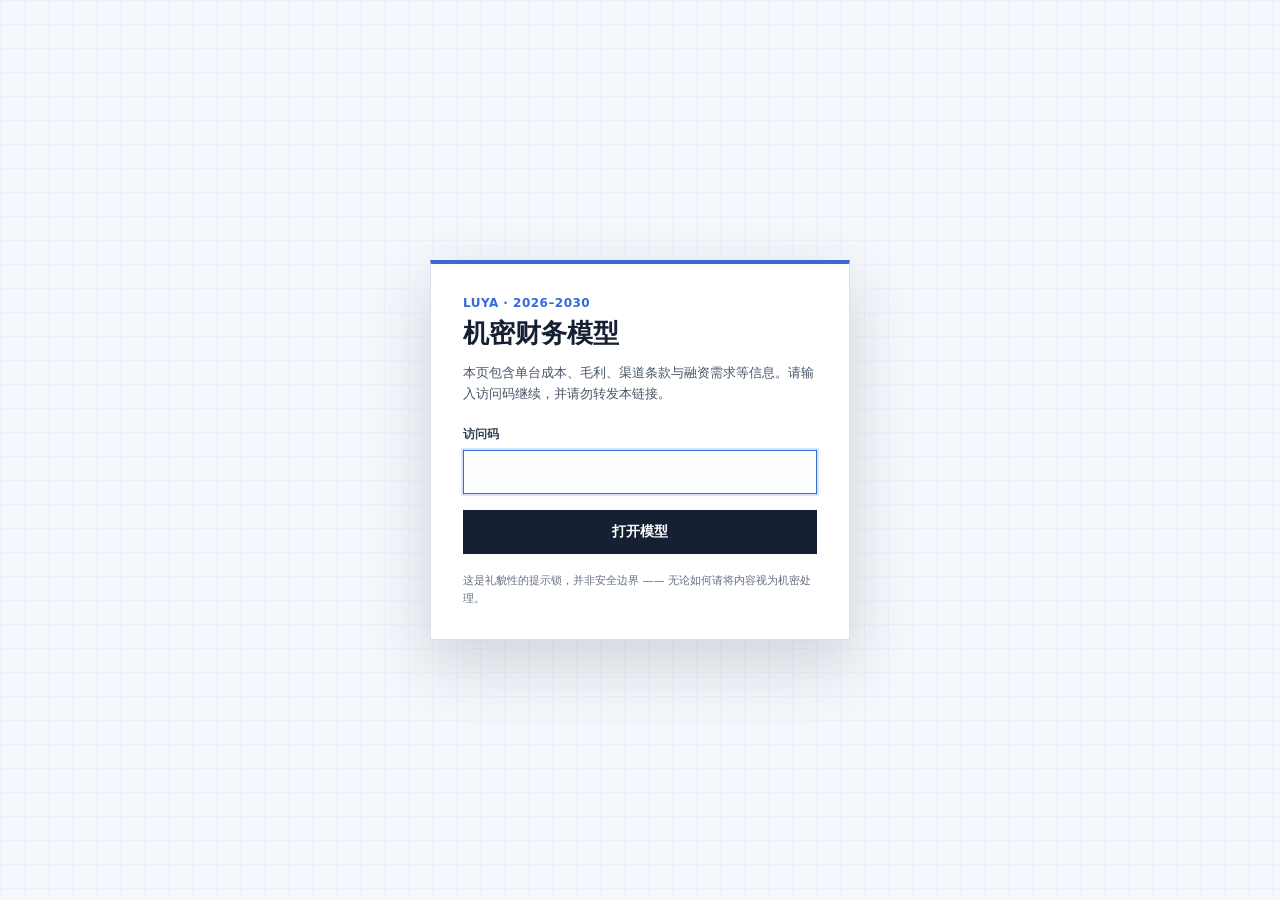
<file: index.html>
<!doctype html>
<html lang="zh-CN">
  <head>
    <meta charset="utf-8" />
    <meta name="viewport" content="width=device-width, initial-scale=1" />
    <meta name="description" content="LUYA internal operating model, 2026-2030. / LUYA 内部经营模型，用于校准工作节奏。" />
    <title>LUYA 5-Year Growth Model / 五年增长模型</title>
    <meta name="robots" content="noindex, nofollow" />
    <link rel="stylesheet" href="styles.css?v=v6-internal" />
  </head>
  <body data-lang="zh" data-locked>
    <!-- Soft gate only. The page source is public, so this keeps a forwarded
         link from opening on the first click — it is not access control. -->
    <div class="gate" id="gate">
      <form class="gate-card" id="gateForm" autocomplete="off">
        <p class="gate-eyebrow">LUYA · 2026–2030</p>
        <h1 class="gate-title"><span class="t" data-en="Confidential financial model" data-zh="机密财务模型"></span></h1>
        <p class="gate-body t" data-en="This page contains unit costs, margins, channel terms and funding requirements. Enter the access code to continue, and please do not forward the link." data-zh="本页包含单台成本、毛利、渠道条款与融资需求等信息。请输入访问码继续，并请勿转发本链接。"></p>
        <label class="gate-field">
          <span class="t" data-en="Access code" data-zh="访问码"></span>
          <input id="gateInput" type="password" inputmode="text" autocapitalize="characters" spellcheck="false" data-aria-en="Access code" data-aria-zh="访问码" />
        </label>
        <p class="gate-error" id="gateError" hidden></p>
        <button type="submit" class="gate-submit"><span class="t" data-en="Open model" data-zh="打开模型"></span></button>
        <p class="gate-note t" data-en="A courtesy lock, not a security boundary — treat the contents as confidential regardless." data-zh="这是礼貌性的提示锁，并非安全边界 —— 无论如何请将内容视为机密处理。"></p>
      </form>
    </div>

    <main class="app-shell">
      <header class="topbar">
        <div class="topbar-lead">
          <p class="eyebrow"><span class="t" data-en="LUYA Internal Operating Model" data-zh="LUYA 内部经营模型"></span> · 2026–2030</p>
          <h1><span class="t" data-en="5-Year Growth Model" data-zh="五年增长模型"></span></h1>
          <p class="subtitle t" data-en="Internal reference for setting our own pace: what has to be true each year, what it costs, and when cash gets tight." data-zh="内部参考，用于校准我们自己的工作节奏：每一年需要做到什么、要花多少钱、现金什么时候会紧。"></p>
          <p class="hint-line"><span class="hint-mark">i</span><span class="t" data-en="Hover or tap any metric marked with a dotted underline to see what it means, how it is calculated and where the number comes from." data-zh="把鼠标移到任何带虚线下划线的指标上，即可看到它的含义、计算口径与数字来源。点击可固定弹窗。"></span></p>
        </div>
        <div class="topbar-controls">
          <div class="segmented lang-control" role="group" data-aria-en="Language" data-aria-zh="语言">
            <button type="button" data-lang-set="zh">中文</button>
            <button type="button" data-lang-set="en">EN</button>
            <button type="button" data-lang-set="both">中 / EN</button>
          </div>
          <div class="segmented scenario-control" role="group" data-aria-en="Forecast scenario" data-aria-zh="预测情景">
            <button type="button" data-scenario="bear"><span class="t" data-en="Bear" data-zh="保守"></span></button>
            <button type="button" data-scenario="base"><span class="t" data-en="Base" data-zh="基准"></span></button>
            <button type="button" data-scenario="bull"><span class="t" data-en="Bull" data-zh="乐观"></span></button>
          </div>
          <div class="action-row">
            <a class="ghost-button page-link" href="unit-economics/"><span class="t" data-en="X1 unit economics" data-zh="X1 单位经济模型"></span></a>
            <button type="button" class="ghost-button" id="shareButton"><span class="t" data-en="Copy link" data-zh="复制链接"></span></button>
            <button type="button" class="ghost-button" id="exportButton"><span class="t" data-en="Export CSV" data-zh="导出 CSV"></span></button>
            <button type="button" class="ghost-button" id="printButton"><span class="t" data-en="Print / PDF" data-zh="打印 / PDF"></span></button>
          </div>
        </div>
      </header>

      <section class="kpi-grid" aria-label="Executive summary">
        <article class="kpi kpi-validation" data-def="kpi.validation" tabindex="0">
          <span class="t" data-en="2026 · Validation year" data-zh="2026 · 验证年"></span>
          <strong id="kpiValidation">—</strong>
          <small id="kpiValidationNote">—</small>
        </article>
        <article class="kpi kpi-blue" data-def="kpi.rev2027" tabindex="0">
          <span class="t" data-en="2027 revenue" data-zh="2027 营收"></span>
          <strong id="kpi2027Revenue">$0</strong>
          <small id="kpi2027Units">—</small>
        </article>
        <article class="kpi kpi-green" data-def="kpi.rev2030" tabindex="0">
          <span class="t" data-en="2030 revenue" data-zh="2030 营收"></span>
          <strong id="kpi2030Revenue">$0</strong>
          <small id="kpi2030Recurring">—</small>
        </article>
        <article class="kpi kpi-amber" data-def="kpi.trough" tabindex="0">
          <span class="t" data-en="Lowest cash point" data-zh="现金最低点"></span>
          <strong id="kpiTrough">$0</strong>
          <small id="kpiTroughYear">—</small>
        </article>
        <article class="kpi kpi-violet" data-def="kpi.funding" tabindex="0">
          <span class="t" data-en="Peak external funding need" data-zh="最大外部融资需求"></span>
          <strong id="kpiFunding">$0</strong>
          <small id="kpiFundingNote">—</small>
        </article>
        <article class="kpi kpi-coral" data-def="kpi.ltvcac" tabindex="0">
          <span class="t" data-en="Blended LTV / CAC" data-zh="加权 LTV / CAC"></span>
          <strong id="kpiLtvCac">0×</strong>
          <small id="kpiPayback">—</small>
        </article>
      </section>

      <section class="model-layout">
        <aside class="assumptions" aria-label="Model assumptions">
          <div class="panel-title">
            <div>
              <p class="section-kicker t" data-en="Model inputs" data-zh="模型输入"></p>
              <h2 class="t" data-en="Assumptions" data-zh="核心假设"></h2>
            </div>
            <button type="button" class="reset-button" id="resetButton"><span class="t" data-en="Reset" data-zh="重置"></span></button>
          </div>
          <p class="save-note t" data-en="Changes save to this browser automatically. Use “Copy link” to share a scenario." data-zh="修改会自动保存在本浏览器。用「复制链接」把当前情景发给别人。"></p>

          <details open>
            <summary class="t" data-en="Core &amp; cash" data-zh="核心与现金"></summary>
            <label class="field"><span class="t" data-en="TAM households" data-zh="目标家庭数"></span><input id="tam" type="number" min="1000000" step="1000000" /></label>
            <label class="field"><span class="t" data-en="Initial free cash ($)" data-zh="初始自由资金 ($)"></span><input id="startingCash" type="number" min="0" step="100000" /></label>
          </details>

          <details open>
            <summary class="t" data-en="Founder 100 programme" data-zh="Founder 100 计划"></summary>
            <label class="field"><span class="t" data-en="Pre-tooling unit cost (RMB)" data-zh="开模前单台硬件成本 (RMB)"></span><input id="preToolingUnitCostRmb" type="number" min="0" step="1000" /></label>
            <label class="field"><span class="t" data-en="Validation units" data-zh="验证台数"></span><input id="validationUnits" type="number" min="0" step="5" /></label>
            <label class="field"><span class="t" data-en="Logistics etc. (RMB)" data-zh="物流等投入 (RMB)"></span><input id="validationLogisticsRmb" type="number" min="0" step="50000" /></label>
            <label class="field"><span class="t" data-en="Other validation spend (RMB)" data-zh="其他验证投入 (RMB)"></span><input id="validationOtherRmb" type="number" min="0" step="50000" /></label>
            <label class="field"><span class="t" data-en="Units gifted to KOLs" data-zh="赠送 KOL 台数"></span><input id="kolUnits" type="number" min="0" step="5" /></label>
            <label class="field"><span class="t" data-en="KOL promotion fee per unit (RMB)" data-zh="KOL 每台投放费用 (RMB)"></span><input id="kolPromoPerUnitRmb" type="number" min="0" step="1000" /></label>
            <label class="field"><span class="t" data-en="Units sold at list price" data-zh="原价销售台数"></span><input id="paidUnits" type="number" min="0" step="5" /></label>
            <div class="calculated-box"><span class="t" data-en="Founder units · programme spend" data-zh="Founder 台数 · 计划投入"></span><strong id="founderPreview">—</strong></div>
            <div class="calculated-box warn-box"><span class="t" data-en="2026 margin on units sold" data-zh="2026 销售台数毛利"></span><strong id="founderMarginPreview">—</strong></div>
            <p class="input-note t" data-en="Tooling lands after the Founder 100, so every 2026 unit is built in small batches at the cost above — not the mass-production BOM. Validation and KOL hardware are both derived as units × that cost; the KOL fee above is the promotion spend on top of the device." data-zh="开模在 Founder 100 之后，因此 2026 年每台都按上方的小批量成本计，而非量产 BOM。验证台与 KOL 台的硬件成本均按「台数 × 该成本」自动推导；上方 KOL 费用仅为设备之外的投放支出。"></p>
          </details>

          <details open>
            <summary class="t" data-en="Product economics" data-zh="产品经济模型"></summary>
            <div class="mini-grid headings">
              <span class="t" data-en="Product" data-zh="产品"></span>
              <span class="t" data-en="ASP" data-zh="售价"></span>
              <span class="t" data-en="COGS" data-zh="成本"></span>
              <span class="t" data-en="CAC" data-zh="获客"></span>
            </div>
            <div class="mini-grid"><strong>X1 Space</strong>
              <input id="spaceAsp" data-aria-en="X1 Space ASP" data-aria-zh="X1 Space 售价" type="number" min="0" step="10" />
              <input id="spaceCogs" data-aria-en="X1 Space COGS" data-aria-zh="X1 Space 成本" type="number" min="0" step="10" />
              <input id="spaceCac" data-aria-en="X1 Space CAC" data-aria-zh="X1 Space 获客成本" type="number" min="0" step="5" /></div>
            <div class="mini-grid"><strong>X1 Lab</strong>
              <input id="labAsp" data-aria-en="X1 Lab ASP" data-aria-zh="X1 Lab 售价" type="number" min="0" step="10" />
              <input id="labCogs" data-aria-en="X1 Lab COGS" data-aria-zh="X1 Lab 成本" type="number" min="0" step="10" />
              <input id="labCac" data-aria-en="X1 Lab CAC" data-aria-zh="X1 Lab 获客成本" type="number" min="0" step="5" /></div>
            <div class="mini-grid"><strong>Luya Y</strong>
              <input id="yAsp" data-aria-en="Luya Y ASP" data-aria-zh="Luya Y 售价" type="number" min="0" step="100" />
              <input id="yCogs" data-aria-en="Luya Y COGS" data-aria-zh="Luya Y 成本" type="number" min="0" step="100" />
              <input id="yCac" data-aria-en="Luya Y CAC" data-aria-zh="Luya Y 获客成本" type="number" min="0" step="50" /></div>
            <p class="input-note t" data-en="CAC is blended across every unit shipped, including organic and referral, and is held flat across all five years." data-zh="CAC 按全部出货量混合计算（含自然流量与推荐），五年保持不变。"></p>
            <label class="field"><span class="t" data-en="X1 Lab net price (% of ASP)" data-zh="X1 Lab 净价系数 (% 售价)"></span><input id="labNet" type="number" min="0" max="100" step="1" /></label>
            <label class="field"><span class="t" data-en="Luya Y net price (% of ASP)" data-zh="Luya Y 净价系数 (% 售价)"></span><input id="yNet" type="number" min="0" max="100" step="1" /></label>
            <label class="field"><span class="t" data-en="X1 Space extra net-price factor (%)" data-zh="X1 Space 附加净价系数 (%)"></span><input id="spaceNet" type="number" min="0" max="100" step="1" /></label>
            <div class="calculated-box"><span class="t" data-en="2030 blended Space net price" data-zh="2030 Space 加权净价"></span><strong id="spaceNetPreview">—</strong></div>
          </details>

          <details open>
            <summary class="t" data-en="Consumables plans" data-zh="耗材订阅"></summary>
            <div class="plan-inputs">
              <div><strong class="t" data-en="Standard" data-zh="标准"></strong><small class="t" data-en="8 trays / month" data-zh="每月 8 盘"></small></div>
              <label><span class="t" data-en="Price" data-zh="价格"></span><input id="standardPrice" type="number" min="0" step="1" /></label>
              <label><span class="t" data-en="COGS" data-zh="成本"></span><input id="standardCogs" type="number" min="0" step="1" /></label>
              <div><strong class="t" data-en="Power" data-zh="家庭"></strong><small class="t" data-en="16 trays / month" data-zh="每月 16 盘"></small></div>
              <label><span class="t" data-en="Price" data-zh="价格"></span><input id="powerPrice" type="number" min="0" step="1" /></label>
              <label><span class="t" data-en="COGS" data-zh="成本"></span><input id="powerCogs" type="number" min="0" step="1" /></label>
            </div>
          </details>

          <details>
            <summary class="t" data-en="Space subscription" data-zh="Space 订阅"></summary>
            <label class="field"><span class="t" data-en="Attach rate (%)" data-zh="订阅加入率 (%)"></span><input id="spaceAttach" type="number" min="0" max="100" step="1" /></label>
            <label class="field"><span class="t" data-en="Standard mix (%)" data-zh="标准套餐占比 (%)"></span><input id="spaceStandardMix" type="number" min="0" max="100" step="1" /></label>
            <div class="retention-grid headings"><span>3M</span><span>6M</span><span>12M</span></div>
            <div class="retention-grid">
              <input id="spaceRet3" data-aria-en="Space 3-month retention" data-aria-zh="Space 3个月留存" type="number" min="0" max="100" />
              <input id="spaceRet6" data-aria-en="Space 6-month retention" data-aria-zh="Space 6个月留存" type="number" min="0" max="100" />
              <input id="spaceRet12" data-aria-en="Space 12-month retention" data-aria-zh="Space 12个月留存" type="number" min="0" max="100" /></div>
          </details>

          <details>
            <summary class="t" data-en="Lab subscription" data-zh="Lab 订阅"></summary>
            <label class="field"><span class="t" data-en="Attach rate (%)" data-zh="订阅加入率 (%)"></span><input id="labAttach" type="number" min="0" max="100" step="1" /></label>
            <label class="field"><span class="t" data-en="Standard mix (%)" data-zh="标准套餐占比 (%)"></span><input id="labStandardMix" type="number" min="0" max="100" step="1" /></label>
            <div class="retention-grid headings"><span>3M</span><span>6M</span><span>12M</span></div>
            <div class="retention-grid">
              <input id="labRet3" data-aria-en="Lab 3-month retention" data-aria-zh="Lab 3个月留存" type="number" min="0" max="100" />
              <input id="labRet6" data-aria-en="Lab 6-month retention" data-aria-zh="Lab 6个月留存" type="number" min="0" max="100" />
              <input id="labRet12" data-aria-en="Lab 12-month retention" data-aria-zh="Lab 12个月留存" type="number" min="0" max="100" /></div>
          </details>

          <details>
            <summary class="t" data-en="China team &amp; opex" data-zh="中国团队与费用"></summary>
            <label class="field"><span class="t" data-en="China headcount" data-zh="中国团队人数"></span><input id="teamHeadcount" type="number" min="0" step="1" /></label>
            <label class="field"><span class="t" data-en="Average salary (RMB / mo)" data-zh="平均月薪 (RMB)"></span><input id="monthlySalaryRmb" type="number" min="0" step="1000" /></label>
            <label class="field"><span class="t" data-en="Office rent (RMB / mo)" data-zh="月租金 (RMB)"></span><input id="monthlyRentRmb" type="number" min="0" step="1000" /></label>
            <label class="field"><span class="t" data-en="Monthly spend cap (RMB)" data-zh="月支出上限 (RMB)"></span><input id="monthlySpendCapRmb" type="number" min="0" step="10000" /></label>
            <label class="field"><span class="t" data-en="RMB per USD" data-zh="人民币兑美元"></span><input id="usdCny" type="number" min="1" step="0.1" /></label>
            <label class="field"><span class="t" data-en="Team cost growth (%)" data-zh="团队成本增速 (%)"></span><input id="teamGrowth" type="number" min="0" max="100" step="1" /></label>
            <label class="field"><span class="t" data-en="R&amp;D (% revenue)" data-zh="研发费用 (% 营收)"></span><input id="rdPct" type="number" min="0" max="50" step="1" /></label>
            <label class="field"><span class="t" data-en="G&amp;A (% revenue)" data-zh="管理费用 (% 营收)"></span><input id="gaPct" type="number" min="0" max="50" step="1" /></label>
            <label class="field"><span class="t" data-en="Support cost / active sub ($)" data-zh="活跃订阅用户支持成本 ($)"></span><input id="supportCost" type="number" min="0" step="1" /></label>
            <div class="calculated-box"><span class="t" data-en="2026 annual team cost" data-zh="2026 年化团队成本"></span><strong id="teamCostPreview">$0</strong></div>
          </details>

          <details open>
            <summary class="t" data-en="Working capital, tax &amp; capex" data-zh="营运资金、税与资本开支"></summary>
            <label class="field"><span class="t" data-en="Inventory days" data-zh="库存周转天数"></span><input id="inventoryDays" type="number" min="0" step="5" /></label>
            <label class="field"><span class="t" data-en="Receivable days (DSO)" data-zh="应收账期 DSO (天)"></span><input id="dso" type="number" min="0" step="5" /></label>
            <label class="field"><span class="t" data-en="Payable days (DPO)" data-zh="应付账期 DPO (天)"></span><input id="dpo" type="number" min="0" step="5" /></label>
            <label class="field"><span class="t" data-en="Warranty &amp; returns (% hardware revenue)" data-zh="退货与保修 (% 硬件收入)"></span><input id="warrantyPct" type="number" min="0" max="20" step="0.5" /></label>
            <label class="field"><span class="t" data-en="Corporate tax rate (%)" data-zh="企业所得税率 (%)"></span><input id="taxRate" type="number" min="0" max="50" step="1" /></label>
            <p class="input-note t" data-en="Inventory is built against next year’s COGS, so a launch year funds the ramp before it sells it." data-zh="库存按下一年度 COGS 备货，因此放量前一年就要垫付这笔现金。"></p>
          </details>

          <details open>
            <summary class="t" data-en="Tooling &amp; capex by year" data-zh="逐年模具与资本开支"></summary>
            <label class="field"><span>2026 <span class="t" data-en="tooling (RMB)" data-zh="模具 (RMB)"></span></span><input id="capex2026" type="number" min="0" step="100000" /></label>
            <label class="field"><span>2027 <span class="t" data-en="tooling (RMB)" data-zh="模具 (RMB)"></span></span><input id="capex2027" type="number" min="0" step="100000" /></label>
            <label class="field"><span>2028 <span class="t" data-en="tooling (RMB)" data-zh="模具 (RMB)"></span></span><input id="capex2028" type="number" min="0" step="100000" /></label>
            <label class="field"><span>2029 <span class="t" data-en="tooling (RMB)" data-zh="模具 (RMB)"></span></span><input id="capex2029" type="number" min="0" step="100000" /></label>
            <label class="field"><span>2030 <span class="t" data-en="tooling (RMB)" data-zh="模具 (RMB)"></span></span><input id="capex2030" type="number" min="0" step="100000" /></label>
            <div class="calculated-box"><span class="t" data-en="5-year capex total" data-zh="五年资本开支合计"></span><strong id="capexPreview">—</strong></div>
            <p class="input-note t" data-en="Tooling is a step cost — one spend per mould, in the year it is cut. Entered per year rather than as a percentage of revenue. 2026 tools X1 Space, 2027 tools X1 Lab." data-zh="模具是阶梯式支出——一套模开一次，在开模当年一次性付清，因此按年填写而非按营收比例推算。2026 年为 X1 Space 开模，2027 年为 X1 Lab 开模。"></p>
          </details>
        </aside>

        <div class="dashboard">
          <section class="module validation-module" id="validation">
            <div class="module-heading">
              <div>
                <p class="section-kicker t" data-en="2026 · Validate" data-zh="2026 · 验证"></p>
                <h2 class="t" data-en="Validation &amp; pre-commercialization" data-zh="验证与商业化准备"></h2>
              </div>
              <span class="management-tag t" data-en="Management targets · Founder 100" data-zh="管理层目标 · Founder 100"></span>
            </div>
            <div class="validation-grid">
              <article data-def="val.reliability" tabindex="0"><span class="t" data-en="Product reliability" data-zh="产品可靠性"></span><strong>&gt;95%</strong></article>
              <article data-def="val.nps" tabindex="0"><span class="t" data-en="NPS" data-zh="净推荐值"></span><strong>&gt;50</strong></article>
              <article data-def="val.active" tabindex="0"><span class="t" data-en="Device active rate" data-zh="设备活跃率"></span><strong>&gt;70%</strong></article>
              <article data-def="val.ret3" tabindex="0"><span class="t" data-en="3-month retention" data-zh="3 个月留存率"></span><strong>&gt;85%</strong></article>
              <article data-def="val.trays" tabindex="0"><span class="t" data-en="Tray consumption" data-zh="托盘消耗量"></span><strong>8+ / mo</strong></article>
              <article data-def="val.attach" tabindex="0"><span class="t" data-en="Subscription attach" data-zh="订阅加入率"></span><strong>&gt;55%</strong></article>
              <article data-def="val.ugc" tabindex="0"><span class="t" data-en="UGC completion" data-zh="内容产出率"></span><strong>&gt;40%</strong></article>
              <article data-def="val.failure" tabindex="0"><span class="t" data-en="Failure rate" data-zh="故障率"></span><strong>&lt;5%</strong></article>
            </div>
            <p class="module-note" id="validationNote"></p>
          </section>

          <section class="module" id="executiveForecast">
            <div class="module-heading">
              <div>
                <p class="section-kicker t" data-en="1 · Executive forecast" data-zh="1 · 核心预测"></p>
                <h2 class="t" data-en="Revenue, units &amp; recurring mix" data-zh="营收、销量与持续收入"></h2>
              </div>
              <span id="breakEvenBadge" class="status-badge">—</span>
            </div>

            <figure class="chart-figure">
              <figcaption>
                <h3 class="t" data-en="Revenue build by source" data-zh="营收构成（按来源）"></h3>
                <div class="legend" id="legendRevenue"></div>
              </figcaption>
              <div class="chart-canvas" id="chartRevenue"></div>
            </figure>

            <div class="table-scroll">
              <table class="forecast-table">
                <thead><tr>
                  <th class="t" data-en="Year" data-zh="年份"></th>
                  <th class="t" data-def="exec.stage" data-en="Stage" data-zh="阶段"></th>
                  <th class="t" data-def="exec.units" data-en="Units" data-zh="销量"></th>
                  <th class="t" data-def="exec.hardware" data-en="Hardware (net)" data-zh="硬件（净价）"></th>
                  <th class="t" data-def="exec.consumables" data-en="Consumables" data-zh="耗材"></th>
                  <th class="t" data-def="exec.revenue" data-en="Total revenue" data-zh="总营收"></th>
                  <th class="t" data-def="exec.gp" data-en="Gross profit" data-zh="毛利"></th>
                  <th class="t" data-def="exec.gm" data-en="GM %" data-zh="毛利率"></th>
                  <th class="t" data-def="exec.ebitda" data-en="EBITDA" data-zh="经营利润"></th>
                  <th class="t" data-def="exec.recurring" data-en="Recurring" data-zh="持续收入"></th>
                </tr></thead>
                <tbody id="executiveRows"></tbody>
              </table>
            </div>
          </section>

          <section class="module sensitivity-module" id="sensitivity">
            <div class="module-heading">
              <div>
                <p class="section-kicker t" data-en="2 · What actually moves the numbers" data-zh="2 · 什么才真正影响结果"></p>
                <h2 class="t" data-en="Drag a lever, watch the model react" data-zh="拖动滑块，实时观察模型变化"></h2>
              </div>
              <button type="button" class="ghost-button" id="resetDrivers"><span class="t" data-en="Reset sliders" data-zh="重置滑块"></span></button>
            </div>

            <div class="impact-row" id="impactRow"></div>

            <div class="sensitivity-layout">
              <div class="slider-panel" id="sliderPanel"></div>
              <figure class="chart-figure">
                <figcaption>
                  <h3 class="t" data-en="Sensitivity ranking" data-zh="敏感性排序"></h3>
                  <div class="segmented tornado-toggle" role="group">
                    <button type="button" data-tornado="ebitda"><span class="t" data-en="2030 EBITDA" data-zh="2030 经营利润"></span></button>
                    <button type="button" data-tornado="funding"><span class="t" data-en="Funding need" data-zh="融资需求"></span></button>
                  </div>
                </figcaption>
                <div class="chart-canvas" id="chartTornado"></div>
                <p class="module-note" id="tornadoNote"></p>
              </figure>
            </div>
          </section>

          <section class="module" id="cashModule">
            <div class="module-heading">
              <div>
                <p class="section-kicker t" data-en="2 · Cash bridge" data-zh="2 · 现金流"></p>
                <h2 class="t" data-en="Working capital, tax, capex &amp; funding need" data-zh="营运资金、税、资本开支与融资需求"></h2>
              </div>
              <span id="cashBadge" class="status-badge">—</span>
            </div>

            <figure class="chart-figure">
              <figcaption>
                <h3 class="t" data-en="Free cash flow and ending cash" data-zh="自由现金流与年末现金"></h3>
                <div class="legend" id="legendCash"></div>
              </figcaption>
              <div class="chart-canvas" id="chartCash"></div>
            </figure>

            <div class="table-scroll">
              <table>
                <thead><tr>
                  <th class="t" data-en="Year" data-zh="年份"></th>
                  <th class="t" data-def="exec.ebitda" data-en="EBITDA" data-zh="经营利润"></th>
                  <th class="t" data-def="cash.tax" data-en="Tax" data-zh="所得税"></th>
                  <th class="t" data-def="cash.inventory" data-en="Inventory" data-zh="存货"></th>
                  <th class="t" data-def="cash.receivables" data-en="Receivables" data-zh="应收"></th>
                  <th class="t" data-def="cash.payables" data-en="Payables" data-zh="应付"></th>
                  <th class="t" data-def="cash.dnwc" data-en="Δ working capital" data-zh="营运资金变动"></th>
                  <th class="t" data-def="cash.capex" data-en="Capex" data-zh="资本开支"></th>
                  <th class="t" data-def="cash.fcf" data-en="Free cash flow" data-zh="自由现金流"></th>
                  <th class="t" data-def="cash.ending" data-en="Ending cash" data-zh="年末现金"></th>
                </tr></thead>
                <tbody id="cashRows"></tbody>
              </table>
            </div>
            <p class="module-note t" data-en="Working capital is the difference between a model that looks profitable and one that survives. Inventory is funded against next year’s cost of goods, receivables lag the marketplace and retail channels, and payables give some of it back." data-zh="营运资金是「看起来赚钱」和「活得下去」之间的差别。存货按下一年度销货成本垫付，应收受电商与零售账期拖累，应付则拿回一部分。"></p>
          </section>

          <section class="module" id="waterfallModule">
            <div class="module-heading">
              <div>
                <p class="section-kicker t" data-en="P&amp;L bridge" data-zh="利润桥"></p>
                <h2 class="t" data-en="From revenue to EBITDA" data-zh="从营收到经营利润"></h2>
              </div>
              <label class="inline-select">
                <span class="t" data-en="Year" data-zh="年份"></span>
                <select id="waterfallYear"></select>
              </label>
            </div>
            <div class="chart-canvas" id="chartWaterfall"></div>
            <div class="table-scroll">
              <table>
                <thead><tr>
                  <th class="t" data-en="Line item" data-zh="科目"></th>
                  <th class="t" data-en="Amount" data-zh="金额"></th>
                  <th class="t" data-en="% of revenue" data-zh="占营收比"></th>
                </tr></thead>
                <tbody id="waterfallRows"></tbody>
              </table>
            </div>
          </section>

          <section class="module" id="unitEconomics">
            <div class="module-heading">
              <div>
                <p class="section-kicker t" data-en="3 · Unit economics" data-zh="3 · 单位经济模型"></p>
                <h2 class="t" data-en="CAC, LTV and payback" data-zh="获客成本、生命周期价值与回本"></h2>
              </div>
              <span class="management-tag t" data-en="Per unit shipped, at current scenario" data-zh="按当前情景 · 每台出货"></span>
            </div>
            <div class="table-scroll">
              <table>
                <thead><tr>
                  <th class="t" data-en="Product" data-zh="产品"></th>
                  <th class="t" data-def="ue.netAsp" data-en="Net ASP" data-zh="净售价"></th>
                  <th class="t" data-def="ue.hwGp" data-en="Hardware GP / unit" data-zh="单台硬件毛利"></th>
                  <th class="t" data-def="ue.attach" data-en="Attach" data-zh="加入率"></th>
                  <th class="t" data-def="ue.subGp" data-en="Sub GP / year" data-zh="年订阅毛利"></th>
                  <th class="t" data-def="ue.life" data-en="Expected life" data-zh="预期生命周期"></th>
                  <th class="t" data-def="ue.ltv" data-en="LTV" data-zh="生命周期价值"></th>
                  <th class="t" data-def="ue.cac" data-en="CAC" data-zh="获客成本"></th>
                  <th class="t" data-def="ue.ratio" data-en="LTV / CAC" data-zh="LTV / CAC"></th>
                  <th class="t" data-def="ue.payback" data-en="Payback" data-zh="回本周期"></th>
                </tr></thead>
                <tbody id="unitEconRows"></tbody>
              </table>
            </div>
            <p class="module-note t" data-en="Expected subscription life is 1 ÷ (1 − 12-month retention), capped at 8 years. LTV counts hardware gross profit plus attached subscription gross profit net of support cost; it does not discount future cash." data-zh="预期订阅生命周期 = 1 ÷ (1 − 12 个月留存率)，上限 8 年。LTV 计入单台硬件毛利加上扣除支持成本后的订阅毛利，未做现金流折现。"></p>
          </section>

          <section class="module" id="productModel">
            <div class="module-heading">
              <div>
                <p class="section-kicker t" data-en="4 · Product line model" data-zh="4 · 产品线模型"></p>
                <h2 class="t" data-en="Units, price, cost &amp; hardware revenue" data-zh="销量、售价、成本与硬件收入"></h2>
              </div>
              <span class="t" data-en="Commercial revenue starts in 2027" data-zh="商业收入从 2027 年开始"></span>
            </div>
            <div class="table-scroll">
              <table>
                <thead><tr>
                  <th class="t" data-en="Product" data-zh="产品"></th>
                  <th>2026</th><th>2027</th><th>2028</th><th>2029</th><th>2030</th>
                  <th class="t" data-en="ASP" data-zh="售价"></th>
                  <th class="t" data-en="2030 gross margin" data-zh="2030 毛利率"></th>
                </tr></thead>
                <tbody id="productRows"></tbody>
              </table>
            </div>
            <div class="product-callouts" id="productCallouts"></div>
          </section>

          <section class="module" id="consumablesModel">
            <div class="module-heading">
              <div>
                <p class="section-kicker t" data-en="5 · Consumables cohort model" data-zh="5 · 耗材队列模型"></p>
                <h2 class="t" data-en="Attach, retain, repurchase" data-zh="加入、留存与复购"></h2>
              </div>
              <span class="management-tag t" data-en="To be validated through Founder 100" data-zh="待 Founder 100 验证"></span>
            </div>
            <div class="subscription-summary" id="subscriptionSummary"></div>

            <figure class="chart-figure">
              <figcaption>
                <h3 class="t" data-en="Installed base vs active subscriptions" data-zh="累计装机 vs 活跃订阅"></h3>
                <div class="legend" id="legendCohort"></div>
              </figcaption>
              <div class="chart-canvas" id="chartCohort"></div>
            </figure>

            <div class="table-scroll">
              <table>
                <thead><tr>
                  <th class="t" data-en="Year" data-zh="年份"></th>
                  <th class="t" data-def="cohort.new" data-en="New C-devices" data-zh="新增 C 端设备"></th>
                  <th class="t" data-def="cohort.installed" data-en="Cumulative installed base" data-zh="累计装机"></th>
                  <th class="t" data-def="cohort.active" data-en="Ending active subs" data-zh="年末活跃订阅"></th>
                  <th class="t" data-def="exec.consumables" data-en="Consumables revenue" data-zh="耗材收入"></th>
                  <th class="t" data-def="exec.recurring" data-en="Revenue mix" data-zh="营收占比"></th>
                </tr></thead>
                <tbody id="cohortRows"></tbody>
              </table>
            </div>
          </section>

          <section class="module" id="gtmModel">
            <div class="module-heading">
              <div>
                <p class="section-kicker t" data-en="6 · Go-to-market build-up" data-zh="6 · 渠道拆解"></p>
                <h2 class="t" data-en="X1 Space channel sources &amp; net pricing" data-zh="X1 Space 销量来源与渠道净价"></h2>
              </div>
              <span class="t" data-en="Channels sum to annual Space units" data-zh="渠道加总等于年度销量"></span>
            </div>
            <div class="table-scroll">
              <table class="gtm-table">
                <thead><tr>
                  <th class="t" data-en="Channel" data-zh="渠道"></th>
                  <th class="t" data-def="gtm.net" data-en="Net price %" data-zh="净价 %"></th>
                  <th>2026</th><th>2027</th><th>2028</th><th>2029</th><th>2030</th>
                </tr></thead>
                <tbody id="gtmRows"></tbody>
                <tfoot id="gtmFooter"></tfoot>
              </table>
            </div>
            <div class="stage-timeline">
              <article><strong class="t" data-en="2026 · Validate" data-zh="2026 · 验证"></strong><span class="t" data-en="Founder 100 · reliability · retention · UGC" data-zh="Founder 100 · 可靠性 · 留存 · UGC"></span></article>
              <article><strong class="t" data-en="2027 · Prove PMF" data-zh="2027 · 验证 PMF"></strong><span class="t" data-en="DTC · KOL/KOC · paid · Amazon · first B2B" data-zh="DTC · KOL/KOC · 付费投放 · 亚马逊 · 初步 B 端"></span></article>
              <article><strong class="t" data-en="2028 · Scale" data-zh="2028 · 规模化"></strong><span class="t" data-en="Performance marketing · PR flywheel · retail pilot · international" data-zh="绩效营销 · PR 飞轮 · 零售试点 · 国际市场"></span></article>
              <article><strong class="t" data-en="2029–30 · Expand" data-zh="2029–30 · 扩张"></strong><span class="t" data-en="Retail · distribution · celebrity · new markets · halo products" data-zh="零售 · 经销 · 明星合作 · 新市场 · 产品光环"></span></article>
            </div>
          </section>

          <section class="module planning-module" id="planningView">
            <div class="module-heading">
              <div>
                <p class="section-kicker t" data-en="7 · Scenario planning" data-zh="7 · 情景规划"></p>
                <h2 class="t" data-en="Sanity checks, cash need &amp; break-even" data-zh="合理性校验、资金需求与盈亏平衡"></h2>
              </div>
              <span class="t" data-en="Bottom-up forecast · TAM as context only" data-zh="自下而上预测 · TAM 仅作校验"></span>
            </div>
            <div class="planning-grid">
              <article data-def="plan.tamAnnual" tabindex="0"><span class="t" data-en="2030 annual penetration" data-zh="2030 年度渗透率"></span><strong id="planTam">0%</strong><small class="t" data-en="Annual C-device units ÷ TAM" data-zh="年销量 ÷ 目标家庭数"></small></article>
              <article data-def="plan.tamCum" tabindex="0"><span class="t" data-en="2030 cumulative penetration" data-zh="2030 累计渗透率"></span><strong id="planTamCum">0%</strong><small class="t" data-en="Installed base ÷ TAM" data-zh="累计装机 ÷ 目标家庭数"></small></article>
              <article data-def="kpi.funding" tabindex="0"><span class="t" data-en="Peak external funding need" data-zh="最大外部融资需求"></span><strong id="planFunding">$0</strong><small id="planFundingYear">—</small></article>
              <article data-def="plan.breakEven" tabindex="0"><span class="t" data-en="EBITDA break-even" data-zh="经营盈亏平衡"></span><strong id="planBreakEven">—</strong><small class="t" data-en="First positive EBITDA year" data-zh="首个经营利润为正年份"></small></article>
            </div>
            <div class="scenario-comparison" id="scenarioComparison"></div>
          </section>

          <section class="module" id="methodology">
            <div class="module-heading">
              <div>
                <p class="section-kicker t" data-en="Appendix" data-zh="附录"></p>
                <h2 class="t" data-en="Methodology &amp; known simplifications" data-zh="方法论与已知简化"></h2>
              </div>
            </div>
            <div class="method-list" id="methodList"></div>
          </section>
        </div>
      </section>
    </main>

    <div class="chart-tooltip" id="chartTooltip" role="status" hidden></div>
    <div class="definition-popover" id="definitionPopover" role="dialog" aria-live="polite" hidden></div>
    <div class="toast" id="toast" role="status" hidden></div>
    <div class="stale-banner" id="staleBanner" hidden></div>

    <!-- The HTML is always revalidated but app.js sits behind a query-string
         cache buster, so a forgotten version bump serves fresh markup with a
         stale script and the page half-renders in silence. This check runs from
         the always-fresh HTML and turns that into a visible message. -->
    <script>window.EXPECTED_ASSET_VERSION = "v6-internal";</script>
    <script src="app.js?v=v6-internal"></script>
    <script>
      (function () {
        if (window.ASSET_VERSION === window.EXPECTED_ASSET_VERSION) return;
        var banner = document.getElementById("staleBanner");
        banner.innerHTML =
          '<strong>页面缓存过期 / Cached page is out of date</strong>' +
          '<span>浏览器加载的是旧版本脚本，部分模块不会显示。请强制刷新：Mac 按 ⌘⇧R，Windows 按 Ctrl+F5。' +
          ' / Your browser loaded an old script, so some modules will not appear. Hard-refresh to fix.</span>';
        banner.hidden = false;
        document.body.removeAttribute("data-locked");
      })();
    </script>
  </body>
</html>
</file>
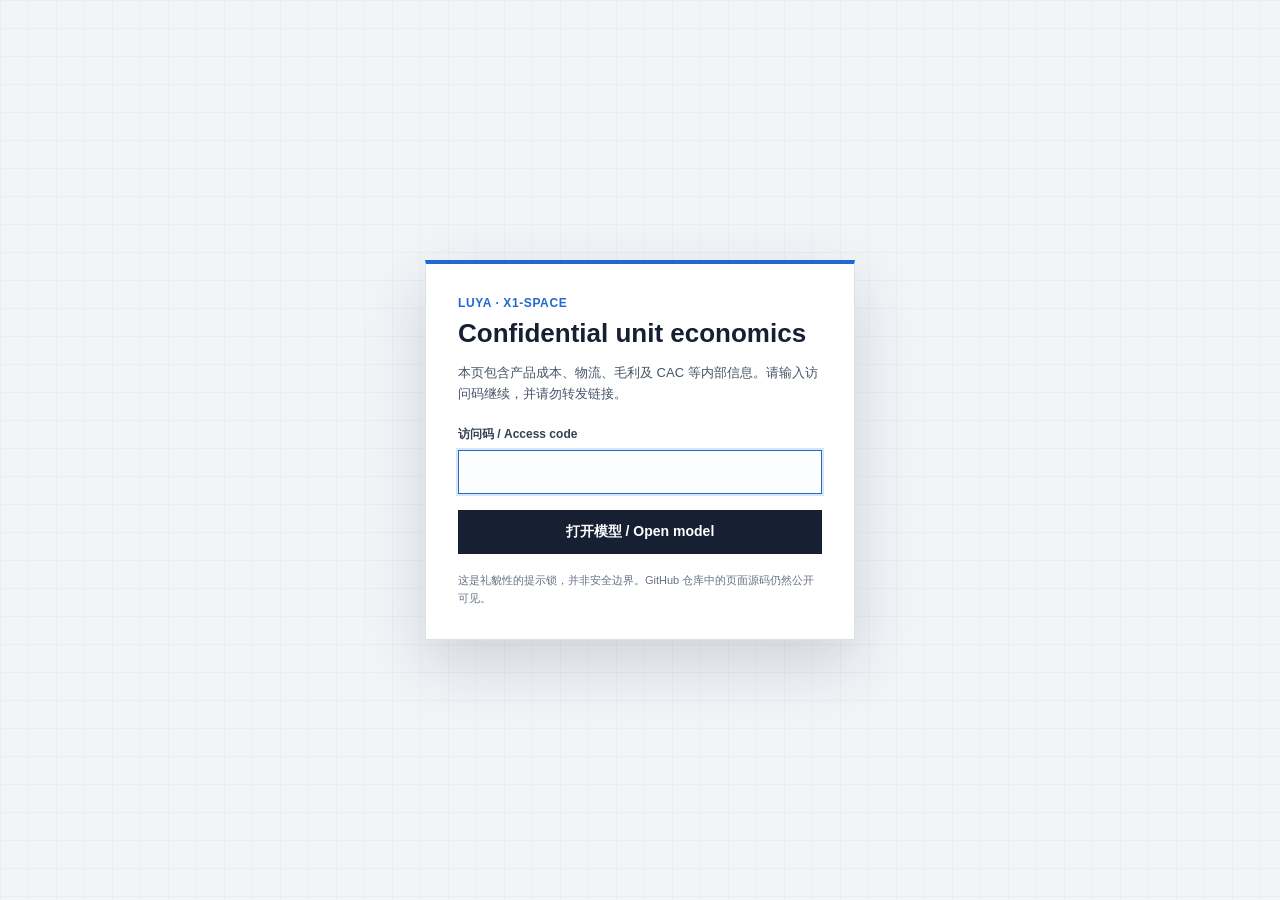
<file: unit-economics/index.html>
<!doctype html>
<html lang="zh-CN">
  <head>
    <meta charset="utf-8" />
    <meta name="viewport" content="width=device-width, initial-scale=1" />
    <meta name="description" content="Luya X1-Space cost structure and unit economics model for internal agency planning." />
    <title>Luya X1-Space Unit Economics / 单位经济模型</title>
    <meta name="robots" content="noindex, nofollow" />
    <link rel="stylesheet" href="styles.css?v=unit-economics-v1" />
  </head>
  <body data-locked>
    <div class="gate" id="gate">
      <form class="gate-card" id="gateForm" autocomplete="off">
        <p class="gate-eyebrow">LUYA · X1-SPACE</p>
        <h1 class="gate-title">Confidential unit economics</h1>
        <p class="gate-body">本页包含产品成本、物流、毛利及 CAC 等内部信息。请输入访问码继续，并请勿转发链接。</p>
        <label class="gate-field">
          <span>访问码 / Access code</span>
          <input id="gateInput" type="password" inputmode="text" autocapitalize="characters" spellcheck="false" />
        </label>
        <p class="gate-error" id="gateError" hidden></p>
        <button type="submit" class="gate-submit">打开模型 / Open model</button>
        <p class="gate-note">这是礼貌性的提示锁，并非安全边界。GitHub 仓库中的页面源码仍然公开可见。</p>
      </form>
    </div>
    <main class="shell">
      <header class="topbar">
        <div class="topbar-copy">
          <p class="eyebrow">LUYA · AGENCY WORKING MODEL</p>
          <h1>X1-Space <span>Unit Economics</span></h1>
          <p class="subtitle">成本结构、首单经济性与 Seed Tray 经常性收入模型</p>
        </div>
        <div class="document-meta">
          <strong>V1.0 · 2026.08</strong>
          <span>Confidential · Internal Use Only</span>
          <a href="../">5-Year Growth Model / 五年经营模型</a>
        </div>
      </header>

      <section class="executive-strip" aria-label="核心单位经济指标">
        <article class="metric metric-black">
          <span>MSRP / 建议零售价</span>
          <strong id="kpiMsrp">$599</strong>
          <small>Shipping calculated at checkout</small>
        </article>
        <article class="metric metric-blue">
          <span>Factory Cost / 工厂成本</span>
          <strong id="kpiFactory">$299</strong>
          <small id="kpiFactoryMargin">50.1% manufacturing margin</small>
        </article>
        <article class="metric metric-orange">
          <span>Landed Cost / 落地成本</span>
          <strong id="kpiLanded">$405</strong>
          <small>Commercial cost before CAC</small>
        </article>
        <article class="metric metric-green">
          <span>Contribution / 获客前贡献利润</span>
          <strong id="kpiContribution">$194</strong>
          <small id="kpiContributionMargin">32.4% of MSRP</small>
        </article>
        <article class="metric metric-red">
          <span>After CAC / 获客后首单利润</span>
          <strong id="kpiAfterCac">−$6</strong>
          <small id="kpiBreakEvenCac">Break-even CAC: $194</small>
        </article>
      </section>

      <section class="workspace">
        <aside class="inputs" aria-label="模型参数">
          <div class="panel-heading">
            <div><p class="section-index">MODEL INPUTS</p><h2>可调参数</h2></div>
            <button type="button" id="resetButton">重置</button>
          </div>
          <p class="input-help">所有金额均为单台或单订单美元；Factory Cost 以人民币明细和汇率自动换算。</p>

          <details open>
            <summary>硬件定价与汇率</summary>
            <label class="field"><span>MSRP</span><span class="money-input"><b>$</b><input id="msrp" type="number" min="0" step="10" /></span></label>
            <label class="field"><span>RMB / USD 汇率</span><input id="usdCny" type="number" min="1" step="0.1" /></label>
            <label class="field"><span>Target CAC</span><span class="money-input"><b>$</b><input id="targetCac" type="number" min="0" step="10" /></span></label>
          </details>

          <details open>
            <summary>量产制造成本 · RMB</summary>
            <label class="field"><span>塑胶件（注塑）</span><input id="plasticRmb" type="number" min="0" step="50" /></label>
            <label class="field"><span>钣金件</span><input id="sheetMetalRmb" type="number" min="0" step="50" /></label>
            <label class="field"><span>电气件</span><input id="electricalRmb" type="number" min="0" step="50" /></label>
            <label class="field"><span>包装及辅料</span><input id="packagingRmb" type="number" min="0" step="50" /></label>
            <label class="field"><span>组装</span><input id="assemblyRmb" type="number" min="0" step="50" /></label>
            <div class="calculated"><span>Factory Cost</span><strong id="factoryPreview">¥2,150 · $299</strong></div>
          </details>

          <details open>
            <summary>商业落地成本 · USD</summary>
            <label class="field"><span>国际海运</span><span class="money-input"><b>$</b><input id="oceanFreight" type="number" min="0" step="1" /></span></label>
            <label class="field"><span>港杂、报关及清关</span><span class="money-input"><b>$</b><input id="customs" type="number" min="0" step="1" /></span></label>
            <label class="field"><span>美国港口至仓库</span><span class="money-input"><b>$</b><input id="drayage" type="number" min="0" step="1" /></span></label>
            <label class="field"><span>3PL 入库及仓储</span><span class="money-input"><b>$</b><input id="storage" type="number" min="0" step="1" /></span></label>
            <label class="field"><span>订单履约</span><span class="money-input"><b>$</b><input id="fulfillment" type="number" min="0" step="1" /></span></label>
            <label class="field"><span>美国境内配送</span><span class="money-input"><b>$</b><input id="domesticShipping" type="number" min="0" step="1" /></span></label>
            <label class="field"><span>支付手续费</span><span class="money-input"><b>$</b><input id="paymentFee" type="number" min="0" step="1" /></span></label>
            <label class="field"><span>售后准备金</span><span class="money-input"><b>$</b><input id="warrantyReserve" type="number" min="0" step="1" /></span></label>
          </details>

          <details>
            <summary>Seed Tray 假设</summary>
            <label class="field"><span>单 Tray 制造成本</span><span class="money-input"><b>$</b><input id="trayUnitCost" type="number" min="0" step="0.1" /></span></label>
            <label class="field"><span>小包裹物流</span><span class="money-input"><b>$</b><input id="trayShipping" type="number" min="0" step="1" /></span></label>
            <label class="field"><span>包邮门槛</span><span class="money-input"><b>$</b><input id="freeShippingThreshold" type="number" min="0" step="1" /></span></label>
          </details>
        </aside>

        <div class="dashboard">
          <section class="module overview-module">
            <div class="module-heading">
              <div><p class="section-index">01 · PRODUCT OVERVIEW</p><h2>产品与决策边界</h2></div>
              <span class="status">美国 DTC · 8 Tray</span>
            </div>
            <div class="spec-grid">
              <article><span>Product</span><strong>Luya X1-Space</strong></article>
              <article><span>Product size</span><strong>17” × 17” × 17”</strong></article>
              <article><span>Package size</span><strong>19” × 19” × 19”</strong></article>
              <article><span>Package weight</span><strong>20 kg / 44 lb</strong></article>
            </div>
            <p class="callout"><b>Purpose.</b> 本工具供营销、品牌、增长及商业合作伙伴进行 CAC、广告预算、定价、Founder 100、订阅套餐与未来 LTV 验证规划。数据为 2026 年 8 月内部预算，不是经审计财务数据。</p>
          </section>

          <section class="module">
            <div class="module-heading">
              <div><p class="section-index">02 · HARDWARE COST BRIDGE</p><h2>从量产成本到商业落地成本</h2></div>
              <span id="landedBadge" class="status status-blue">$405 / unit</span>
            </div>
            <div class="cost-bridge" id="costBridge"></div>
            <div class="table-scroll">
              <table>
                <thead><tr><th>Cost layer / 成本层</th><th>Per unit</th><th>% MSRP</th><th>Management use</th></tr></thead>
                <tbody id="hardwareRows"></tbody>
              </table>
            </div>
          </section>

          <section class="module split-module">
            <div>
              <div class="module-heading compact">
                <div><p class="section-index">03 · CAC ENVELOPE</p><h2>首单利润敏感性</h2></div>
              </div>
              <div class="cac-gauge" id="cacGauge"></div>
              <div class="cac-scenarios" id="cacScenarios"></div>
              <p class="module-note">目标不是依靠首单硬件赚取高利润，而是在硬件、物流与获客基本被首单覆盖后，让 Seed Tray、营养液及未来 AI 服务形成长期价值。</p>
            </div>
            <div>
              <div class="module-heading compact">
                <div><p class="section-index">PROTOTYPE REFERENCE</p><h2>工程样机成本</h2></div>
              </div>
              <div class="prototype-box">
                <strong>¥11,000–12,000 / 台</strong>
                <span>塑胶件 + 玻璃 ¥9,500</span>
                <span>钣金件 ¥200</span>
                <span>电气件 ¥1,000</span>
                <p>CNC、小批量加工及 3D 打印，仅用于研发、演示和 Founder 测试，不代表正式量产成本。</p>
              </div>
            </div>
          </section>

          <section class="module">
            <div class="module-heading">
              <div><p class="section-index">04 · SEED TRAY ECONOMICS</p><h2>套餐、AOV 与贡献利润</h2></div>
              <span class="status status-green">Free shipping ≥ <b id="thresholdBadge">$72</b></span>
            </div>
            <div class="tray-cards" id="trayCards"></div>
            <div class="table-scroll">
              <table class="tray-table">
                <thead><tr><th>Plan / 套餐</th><th>Trays</th><th>Price</th><th>Price / tray</th><th>Product cost</th><th>Shipping</th><th>Contribution</th><th>Margin</th></tr></thead>
                <tbody id="trayRows"></tbody>
              </table>
            </div>
            <p class="module-note">当前套餐比较未计支付手续费与仓储。8 Tray 由用户承担运费；达到包邮门槛的订单由 Luya 承担内部预算运费。</p>
          </section>

          <section class="module">
            <div class="module-heading">
              <div><p class="section-index">05 · REVENUE PLATFORM</p><h2>从硬件入口到经常性收入</h2></div>
              <span class="status">Hardware + Recurring Revenue</span>
            </div>
            <div class="platform-steps">
              <article><b>1</b><div><span>Hardware</span><strong>建立家庭种植入口</strong></div></article>
              <article><b>2</b><div><span>Seed Tray</span><strong>持续复购种子托盘</strong></div></article>
              <article><b>3</b><div><span>Consumables</span><strong>Nutrients · 品种 · 配件</strong></div></article>
              <article><b>4</b><div><span>Software & AI</span><strong>助手 · 分析 · 个性化计划</strong></div></article>
            </div>
          </section>

          <section class="module agency-module">
            <div class="module-heading">
              <div><p class="section-index">06 · AGENCY SCORECARD</p><h2>当前必须验证的七项指标</h2></div>
              <span class="status status-orange">LTV 暂不对外公布</span>
            </div>
            <div class="agency-grid">
              <article><b>01</b><span>Hardware CAC</span><strong>能否稳定 ≤ $200</strong></article>
              <article><b>02</b><span>Best-converting pack</span><strong>8 / 16 / 24 / 32 Tray</strong></article>
              <article><b>03</b><span>AOV strategy</span><strong>$72 包邮是否有效</strong></article>
              <article><b>04</b><span>Tray attach rate</span><strong>设备首单带购比例</strong></article>
              <article><b>05</b><span>Repeat purchase</span><strong>30 / 60 / 90 天复购率</strong></article>
              <article><b>06</b><span>Consumption</span><strong>月均 Tray 使用量</strong></article>
              <article><b>07</b><span>Subscription</span><strong>转化率与留存率</strong></article>
            </div>
            <div class="model-boundary">
              <strong>LTV 建模边界</strong>
              <p>正式上市后，基于真实 CAC、Attach Rate、AOV、30/60/90 天复购、订阅转化、月度留存、平均 Tray 消耗和 Customer Lifetime 逐步建立。当前不把管理层假设包装成已验证事实。</p>
            </div>
          </section>
        </div>
      </section>

      <footer>
        <strong>Confidential – Internal Use Only</strong>
        <span>仅供 Luya 与授权合作伙伴进行内部业务规划及商业讨论使用，未经授权不得向第三方传播或引用。</span>
      </footer>
    </main>
    <script src="app.js?v=unit-economics-v1"></script>
  </body>
</html>
</file>
<file: styles.css>
:root {
  color-scheme: light;
  --ink: #162033;
  --muted: #667085;
  --line: #d9e0ea;
  --surface: #ffffff;
  --canvas: #f4f7fb;
  --blue: #356ad8;
  --blue-soft: #edf4ff;
  --green: #12805c;
  --green-soft: #eaf8f2;
  --amber: #b86e0b;
  --amber-soft: #fff6df;
  --violet: #7457c8;
  --violet-soft: #f2eeff;
  --coral: #d85c48;
  --coral-soft: #fff0ec;
  --red: #b83f4b;
  --grid: #e7ecf3;
  --shadow: 0 14px 34px rgba(28, 48, 79, 0.08);
}

* { box-sizing: border-box; }

html { scroll-behavior: smooth; }

body {
  margin: 0;
  background:
    linear-gradient(90deg, rgba(53, 106, 216, 0.035) 1px, transparent 1px),
    linear-gradient(rgba(53, 106, 216, 0.035) 1px, transparent 1px),
    var(--canvas);
  background-size: 24px 24px;
  color: var(--ink);
  font-family: Inter, ui-sans-serif, system-ui, -apple-system, BlinkMacSystemFont, "Segoe UI", "PingFang SC", "Microsoft YaHei", sans-serif;
}

button, input, select { font: inherit; }
button { cursor: pointer; }

.app-shell {
  width: min(1580px, 100%);
  margin: 0 auto;
  padding: 28px;
}

/* -------------------------------------------------------------------- gate */

/* Hidden until the gate resolves, so the model never flashes on screen. */
body[data-locked] .app-shell { display: none; }
.gate[hidden] { display: none; }

.gate {
  position: fixed;
  inset: 0;
  z-index: 100;
  display: grid;
  place-items: center;
  padding: 24px;
  background:
    linear-gradient(90deg, rgba(53, 106, 216, 0.04) 1px, transparent 1px),
    linear-gradient(rgba(53, 106, 216, 0.04) 1px, transparent 1px),
    var(--canvas);
  background-size: 24px 24px;
  overflow-y: auto;
}

.gate-card {
  width: min(420px, 100%);
  padding: 32px;
  border: 1px solid var(--line);
  border-top: 4px solid var(--blue);
  background: var(--surface);
  box-shadow: 0 24px 60px rgba(22, 32, 51, 0.16);
}

.gate-eyebrow { margin: 0 0 8px; color: var(--blue); font-size: 12px; font-weight: 850; letter-spacing: .04em; text-transform: uppercase; }
.gate-title { margin: 0 0 12px; font-size: 26px; line-height: 1.2; }
.gate-body { margin: 0 0 22px; color: #475467; font-size: 13px; line-height: 1.65; }

.gate-field { display: grid; gap: 7px; }
.gate-field span { color: #344054; font-size: 12px; font-weight: 800; }
.gate-field input {
  width: 100%;
  height: 44px;
  padding: 8px 12px;
  border: 1px solid #cfd8e6;
  background: #fbfdff;
  color: var(--ink);
  font-size: 16px;
  letter-spacing: .16em;
}
.gate-field input:focus { outline: 2px solid rgba(53, 106, 216, 0.18); border-color: var(--blue); }

.gate-error { margin: 10px 0 0; color: var(--red); font-size: 12px; font-weight: 700; }
.gate-error[hidden] { display: none; }

.gate-submit {
  width: 100%;
  height: 44px;
  margin-top: 16px;
  border: 0;
  background: var(--ink);
  color: #fff;
  font-size: 14px;
  font-weight: 800;
}
.gate-submit:hover { background: var(--blue); }

.gate-note { margin: 18px 0 0; color: var(--muted); font-size: 11px; line-height: 1.55; }

@keyframes gate-shake {
  0%, 100% { transform: translateX(0); }
  20%, 60% { transform: translateX(-7px); }
  40%, 80% { transform: translateX(7px); }
}
.gate-card.shake { animation: gate-shake 0.32s ease; }
@media (prefers-reduced-motion: reduce) { .gate-card.shake { animation: none; } }

/* ------------------------------------------------------------------ topbar */

.topbar {
  display: flex;
  align-items: flex-end;
  justify-content: space-between;
  gap: 24px;
  margin-bottom: 20px;
}

.topbar-lead { min-width: 0; }
.topbar-controls { display: grid; gap: 8px; justify-items: end; }

.eyebrow, .section-kicker {
  margin: 0 0 5px;
  color: var(--blue);
  font-size: 12px;
  font-weight: 850;
  text-transform: uppercase;
}

h1, h2, h3, p { letter-spacing: 0; }
h1 { margin: 0; font-size: clamp(32px, 4.4vw, 54px); line-height: 1.02; }
h2 { margin: 0; font-size: 18px; }
.subtitle { margin: 10px 0 0; max-width: 62ch; color: var(--muted); }

.segmented {
  display: flex;
  gap: 4px;
  padding: 4px;
  border: 1px solid var(--line);
  background: var(--surface);
  box-shadow: var(--shadow);
}

.segmented button {
  min-width: 74px;
  height: 34px;
  padding: 0 12px;
  border: 0;
  background: transparent;
  color: var(--muted);
  font-size: 13px;
  font-weight: 800;
  white-space: nowrap;
}

.segmented button.active { background: var(--ink); color: #fff; }
.scenario-control button { min-width: 96px; height: 38px; }

.action-row { display: flex; gap: 6px; }
.ghost-button {
  display: inline-flex;
  align-items: center;
  justify-content: center;
  height: 32px;
  padding: 0 12px;
  border: 1px solid var(--line);
  background: var(--surface);
  color: #475467;
  font-size: 12px;
  font-weight: 750;
  text-decoration: none;
  white-space: nowrap;
}
.ghost-button:hover { border-color: var(--blue); color: var(--blue); }

/* --------------------------------------------------------------------- KPI */

.kpi-grid {
  display: grid;
  grid-template-columns: repeat(6, minmax(0, 1fr));
  gap: 10px;
  margin-bottom: 12px;
}

.kpi {
  position: relative;
  min-height: 152px;
  overflow: hidden;
  padding: 17px;
  border: 1px solid var(--line);
  background: var(--surface);
  box-shadow: var(--shadow);
}

.kpi::before { content: ""; position: absolute; inset: 0 0 auto; height: 5px; background: var(--blue); }
.kpi span, .kpi small { display: block; color: var(--muted); }
.kpi span { font-size: 12px; font-weight: 800; text-transform: uppercase; }
.kpi strong { display: block; margin: 14px 0 7px; font-size: clamp(22px, 2.1vw, 32px); line-height: 1.05; }
.kpi small { font-size: 12px; line-height: 1.35; }
.kpi-validation { background: linear-gradient(180deg, var(--coral-soft), #fff 68%); }
.kpi-validation::before { background: var(--coral); }
.kpi-validation strong { color: var(--coral); font-size: 23px; }
.kpi-blue { background: linear-gradient(180deg, var(--blue-soft), #fff 68%); } .kpi-blue strong { color: var(--blue); }
.kpi-green { background: linear-gradient(180deg, var(--green-soft), #fff 68%); } .kpi-green::before { background: var(--green); } .kpi-green strong { color: var(--green); }
.kpi-amber { background: linear-gradient(180deg, var(--amber-soft), #fff 68%); } .kpi-amber::before { background: var(--amber); } .kpi-amber strong { color: var(--amber); }
.kpi-violet { background: linear-gradient(180deg, var(--violet-soft), #fff 68%); } .kpi-violet::before { background: var(--violet); } .kpi-violet strong { color: var(--violet); }
.kpi-coral { background: linear-gradient(180deg, var(--coral-soft), #fff 68%); } .kpi-coral::before { background: var(--coral); } .kpi-coral strong { color: var(--coral); }

/* ------------------------------------------------------------------ layout */

.model-layout {
  display: grid;
  grid-template-columns: 384px minmax(0, 1fr);
  gap: 12px;
  align-items: start;
  min-width: 0;
}

.assumptions, .module {
  border: 1px solid var(--line);
  background: var(--surface);
  box-shadow: var(--shadow);
}

.assumptions {
  position: sticky;
  top: 14px;
  max-height: calc(100vh - 28px);
  overflow-y: auto;
  padding: 16px;
}

.panel-title, .module-heading {
  display: flex;
  align-items: center;
  justify-content: space-between;
  gap: 14px;
}

.panel-title { margin-bottom: 8px; }
.save-note { margin: 0 0 10px; color: var(--muted); font-size: 11px; line-height: 1.45; }
.input-note { margin: 4px 0 10px; color: var(--muted); font-size: 11px; line-height: 1.45; }

.reset-button {
  flex: 0 0 auto;
  height: 34px;
  padding: 0 12px;
  border: 1px solid #f0c7bf;
  background: var(--coral-soft);
  color: #a44030;
  font-weight: 800;
  white-space: nowrap;
}

details { border-top: 1px solid var(--line); }
details:last-child { border-bottom: 1px solid var(--line); }
summary { padding: 13px 0; color: #344054; font-size: 13px; font-weight: 850; cursor: pointer; }
details[open] summary { color: var(--blue); }

.field {
  display: grid;
  grid-template-columns: minmax(0, 1fr) 104px;
  align-items: center;
  gap: 8px;
  margin-bottom: 8px;
  color: #475467;
  font-size: 12px;
  font-weight: 700;
}

input[type="number"] {
  width: 100%;
  height: 35px;
  min-width: 0;
  padding: 6px 8px;
  border: 1px solid #cfd8e6;
  background: #fbfdff;
  color: var(--ink);
}

input:focus, select:focus { outline: 2px solid rgba(53, 106, 216, 0.18); border-color: var(--blue); }

.mini-grid { display: grid; grid-template-columns: minmax(0, 1fr) 72px 72px 72px; align-items: center; gap: 6px; margin-bottom: 7px; }
.mini-grid strong { font-size: 12px; }

/* Tight grids have no room for the native spinner — it eats the digits. */
.mini-grid input, .plan-inputs input, .retention-grid input, .table-input { font-size: 13px; }
.mini-grid input::-webkit-inner-spin-button,
.plan-inputs input::-webkit-inner-spin-button,
.retention-grid input::-webkit-inner-spin-button,
.table-input::-webkit-inner-spin-button { -webkit-appearance: none; margin: 0; }
.mini-grid input, .plan-inputs input, .retention-grid input, .table-input { -moz-appearance: textfield; }
.headings { color: var(--muted); font-size: 10px; font-weight: 850; text-transform: uppercase; }
.plan-inputs { display: grid; grid-template-columns: 1fr 70px 70px; gap: 7px; align-items: end; padding-bottom: 10px; }
.plan-inputs div { display: grid; }
.plan-inputs strong { font-size: 12px; }
.plan-inputs small { color: var(--muted); font-size: 10px; }
.plan-inputs label { color: var(--muted); font-size: 10px; font-weight: 800; }
.retention-grid { display: grid; grid-template-columns: repeat(3, 1fr); gap: 6px; padding-bottom: 10px; text-align: center; }
.calculated-box { display: flex; justify-content: space-between; gap: 8px; margin: 10px 0; padding: 10px; background: var(--green-soft); color: var(--green); font-size: 12px; }
.calculated-box.warn-box { background: var(--coral-soft); color: #a44030; }
.calculated-box strong { text-align: right; }

.dashboard { display: grid; gap: 12px; min-width: 0; }
.module { min-width: 0; padding: 18px; }
.module-heading { margin-bottom: 16px; }
.module-heading > span { color: var(--muted); font-size: 12px; font-weight: 750; text-align: right; }
.management-tag, .status-badge { padding: 6px 9px; border: 1px solid #e8d49f; background: var(--amber-soft); color: #8b5709 !important; white-space: nowrap; }
.status-badge.badge-alert { border-color: #f0c0c5; background: #fdeff1; color: #a3323f !important; }
.module-note { margin: 14px 0 0; padding: 12px; border-left: 4px solid var(--coral); background: var(--coral-soft); color: #65413b; font-size: 13px; line-height: 1.5; }

.inline-select { display: flex; align-items: center; gap: 8px; color: var(--muted); font-size: 12px; font-weight: 800; }
.inline-select select { height: 34px; padding: 0 8px; border: 1px solid #cfd8e6; background: #fbfdff; color: var(--ink); }

/* ------------------------------------------------------------------ charts */

.chart-figure { margin: 0 0 18px; }
.chart-figure figcaption {
  display: flex;
  align-items: baseline;
  justify-content: space-between;
  gap: 16px;
  flex-wrap: wrap;
  margin-bottom: 6px;
}
.chart-figure h3 { margin: 0; font-size: 14px; font-weight: 800; }

.legend { display: flex; flex-wrap: wrap; gap: 6px 16px; color: #475467; font-size: 12px; font-weight: 700; }
.legend-item { display: inline-flex; align-items: center; gap: 6px; }
.legend-item i { width: 10px; height: 10px; border-radius: 2px; }

.chart-canvas { width: 100%; overflow-x: auto; }
.chart-canvas svg { display: block; width: 100%; height: auto; max-width: 100%; }

.chart-canvas .grid { stroke: var(--grid); stroke-width: 1; }
.chart-canvas .grid-zero { stroke: #b6c1d1; }
.chart-canvas .connector { stroke: #b6c1d1; stroke-width: 1; stroke-dasharray: 3 3; }
.chart-canvas .axis-label { fill: var(--muted); font-size: 11px; font-weight: 700; font-variant-numeric: tabular-nums; }
.chart-canvas .value-label { fill: var(--ink); font-size: 11.5px; font-weight: 800; }
.chart-canvas .value-label.negative-label { fill: #8d3a44; }
.chart-canvas .series-line { fill: none; stroke-width: 2; stroke-linejoin: round; stroke-linecap: round; }
.chart-canvas .series-dot { stroke: var(--surface); stroke-width: 2; }
.chart-canvas .danger-band { fill: #e34948; opacity: 0.055; }
.chart-canvas .hit { fill: transparent; }
.chart-canvas .hit:hover { fill: rgba(53, 106, 216, 0.05); }

.chart-tooltip {
  position: fixed;
  z-index: 40;
  max-width: 300px;
  padding: 10px 12px;
  border: 1px solid var(--line);
  background: var(--surface);
  box-shadow: 0 10px 28px rgba(22, 32, 51, 0.16);
  color: var(--ink);
  font-size: 12px;
  line-height: 1.7;
  pointer-events: none;
}
.chart-tooltip b { display: block; margin-bottom: 4px; font-size: 12px; }
.chart-tooltip i { display: inline-block; width: 9px; height: 9px; margin-right: 7px; border-radius: 2px; }
.chart-tooltip i.blank { background: transparent; }
.chart-tooltip em { float: right; margin-left: 18px; font-style: normal; font-weight: 800; font-variant-numeric: tabular-nums; }
.chart-tooltip hr { margin: 6px 0; border: 0; border-top: 1px solid var(--line); }

/* -------------------------------------------------- metric definitions -- */

.hint-line { display: flex; align-items: center; gap: 8px; margin: 10px 0 0; color: var(--muted); font-size: 12px; line-height: 1.45; }
.hint-mark {
  flex: 0 0 auto;
  display: grid;
  place-items: center;
  width: 16px;
  height: 16px;
  border-radius: 50%;
  background: var(--blue);
  color: #fff;
  font-size: 10px;
  font-weight: 850;
  font-style: italic;
}

[data-def] { cursor: help; }
th[data-def] { text-decoration: underline dotted rgba(82, 101, 126, 0.55); text-underline-offset: 3px; }
th[data-def]:hover, th[data-def].def-active { color: var(--blue); text-decoration-color: var(--blue); }

article[data-def] { position: relative; }
article[data-def]::after {
  content: "i";
  position: absolute;
  top: 10px;
  right: 10px;
  display: grid;
  place-items: center;
  width: 15px;
  height: 15px;
  border: 1px solid currentColor;
  border-radius: 50%;
  opacity: 0.3;
  font-size: 9px;
  font-weight: 850;
  font-style: italic;
}
article[data-def]:hover::after, article[data-def].def-active::after { opacity: 1; }
article[data-def]:focus-visible, th[data-def]:focus-visible { outline: 2px solid var(--blue); outline-offset: 2px; }
.kpi[data-def].def-active, .planning-grid article[data-def].def-active, .validation-grid article[data-def].def-active { box-shadow: 0 0 0 2px var(--blue); }

.definition-popover {
  position: fixed;
  z-index: 60;
  width: min(430px, calc(100vw - 24px));
  padding: 14px 16px 15px;
  border: 1px solid var(--line);
  border-top: 3px solid var(--blue);
  background: var(--surface);
  box-shadow: 0 18px 44px rgba(22, 32, 51, 0.2);
  pointer-events: none;
}
.definition-popover.pinned { pointer-events: auto; }

.definition-popover header { display: flex; align-items: baseline; justify-content: space-between; gap: 12px; margin-bottom: 9px; }
.definition-popover h4 { margin: 0; font-size: 14px; font-weight: 850; }
.def-basis { flex: 0 0 auto; padding: 3px 7px; font-size: 10px; font-weight: 850; text-transform: uppercase; white-space: nowrap; }
.def-basis-input { background: var(--blue-soft); color: #2853ab; }
.def-basis-scenario { background: var(--violet-soft); color: #5a41a3; }
.def-basis-derived { background: var(--green-soft); color: var(--green); }
.def-basis-target { background: var(--amber-soft); color: #8b5709; }

.def-what { margin: 0 0 11px; color: #344054; font-size: 12.5px; line-height: 1.65; }
.def-how { margin-bottom: 11px; padding: 9px 10px; border-left: 3px solid var(--blue); background: #f5f8fd; }
.def-how span, .def-source span {
  display: block;
  margin-bottom: 4px;
  color: var(--muted);
  font-size: 10px;
  font-weight: 850;
  text-transform: uppercase;
}
.def-how code {
  display: block;
  color: var(--ink);
  font-family: ui-monospace, SFMono-Regular, Menlo, Consolas, monospace;
  font-size: 11.5px;
  line-height: 1.6;
  word-break: break-word;
}
.def-source { margin: 0; color: #475467; font-size: 12px; line-height: 1.6; }
.def-hint { margin: 10px 0 0; color: var(--muted); font-size: 10.5px; text-align: right; }
.def-close { margin-top: 11px; width: 100%; height: 30px; border: 1px solid var(--line); background: #f7f9fc; color: #475467; font-size: 12px; font-weight: 750; }
.def-close:hover { border-color: var(--blue); color: var(--blue); }

.stale-banner {
  position: fixed;
  z-index: 200;
  inset: 0 0 auto;
  display: grid;
  gap: 4px;
  padding: 14px 20px;
  background: #b83f4b;
  color: #fff;
  font-size: 13px;
  line-height: 1.5;
}
.stale-banner[hidden] { display: none; }
.stale-banner strong { font-size: 14px; }
.stale-banner span { opacity: .92; }

.toast {
  position: fixed;
  z-index: 50;
  right: 20px;
  bottom: 20px;
  padding: 12px 16px;
  background: var(--ink);
  color: #fff;
  font-size: 13px;
  font-weight: 700;
  box-shadow: 0 12px 30px rgba(22, 32, 51, 0.28);
}

/* ------------------------------------------------------------ sensitivity */

.sensitivity-module { background: linear-gradient(135deg, #fff 0%, #f5f9ff 100%); }

.impact-row { display: grid; grid-template-columns: repeat(3, minmax(0, 1fr)); gap: 10px; margin-bottom: 18px; }
.impact-tile { padding: 14px 16px; border: 1px solid var(--line); background: var(--surface); }
.impact-tile span { display: block; color: var(--muted); font-size: 11px; font-weight: 800; text-transform: uppercase; }
.impact-tile strong { display: block; margin: 9px 0 6px; font-size: clamp(20px, 2vw, 28px); line-height: 1; }
.impact-delta { display: block; font-size: 12px; font-weight: 750; }
.impact-delta.up { color: var(--green); }
.impact-delta.down { color: var(--red); }
.impact-delta.flat { color: var(--muted); }

.sensitivity-layout { display: grid; grid-template-columns: minmax(0, 320px) minmax(0, 1fr); gap: 20px; align-items: start; }

.slider-panel { min-width: 0; }
.slider-group { margin: 16px 0 8px; color: var(--blue); font-size: 11px; font-weight: 850; text-transform: uppercase; }
.slider-group:first-child { margin-top: 0; }
.slider-row { display: grid; grid-template-columns: minmax(0, 1fr) auto; gap: 2px 10px; margin-bottom: 11px; }
.slider-row label { color: #344054; font-size: 12px; font-weight: 700; }
.slider-row output { color: var(--ink); font-size: 12px; font-weight: 850; font-variant-numeric: tabular-nums; text-align: right; }
.slider-row input[type="range"] { grid-column: 1 / -1; width: 100%; margin: 3px 0 0; accent-color: var(--blue); cursor: grab; }
.slider-row input[type="range"]:active { cursor: grabbing; }

.tornado-toggle { box-shadow: none; padding: 3px; }
.tornado-toggle button { min-width: 0; height: 26px; padding: 0 10px; font-size: 11px; }

#tornadoNote { margin-top: 12px; border-left-color: var(--blue); background: var(--blue-soft); color: #2853ab; }

@media (max-width: 1250px) {
  .sensitivity-layout { grid-template-columns: 1fr; }
  .impact-row { grid-template-columns: 1fr; }
}

/* ---------------------------------------------------------------- modules */

.validation-module { background: linear-gradient(135deg, #fff 0%, #fff8f4 100%); }
.validation-grid { display: grid; grid-template-columns: repeat(4, minmax(0, 1fr)); gap: 9px; }
.validation-grid article { min-height: 86px; padding: 13px; border: 1px solid #eedbd4; background: rgba(255,255,255,.8); }
.validation-grid span { display: block; color: var(--muted); font-size: 12px; }
.validation-grid strong { display: block; margin-top: 10px; color: var(--coral); font-size: 22px; }

.table-scroll { width: 100%; max-width: 100%; overflow-x: auto; }
table { width: 100%; min-width: 900px; border-collapse: collapse; }
th, td { padding: 11px 9px; border-bottom: 1px solid var(--line); text-align: right; white-space: nowrap; }
th:first-child, td:first-child { text-align: left; }
th { color: #52657e; background: #f3f7fc; font-size: 10px; font-weight: 850; text-transform: uppercase; }
td { font-size: 13px; font-variant-numeric: tabular-nums; }
td small { display: block; margin-top: 3px; color: var(--muted); font-size: 10px; }
.validation-row td { background: #fff8f4; color: #7e5b53; }
.total-row td { background: #f7f9fc; font-weight: 800; }
.stage-label { padding: 4px 7px; background: var(--blue-soft); color: var(--blue); font-size: 11px; font-weight: 800; }
.negative { color: var(--red); }
.positive { color: var(--green); }
.table-input { width: 86px !important; height: 32px !important; text-align: right; }

.product-callouts { display: grid; grid-template-columns: repeat(4, minmax(0, 1fr)); gap: 9px; margin-top: 14px; }
.product-callouts article { padding: 13px; border: 1px solid var(--line); background: #fafcff; }
.product-callouts span { display: block; color: var(--muted); font-size: 11px; }
.product-callouts strong { display: block; margin-top: 7px; font-size: 20px; }

.subscription-summary { display: grid; grid-template-columns: repeat(2, minmax(0, 1fr)); gap: 10px; margin-bottom: 18px; }
.subscription-summary article { padding: 14px; border: 1px solid var(--line); background: linear-gradient(135deg, var(--green-soft), #fff 70%); }
.subscription-summary article > div span, .subscription-summary article > div strong { display: block; }
.subscription-summary article > div span { color: var(--green); font-size: 12px; font-weight: 850; text-transform: uppercase; }
.subscription-summary article > div strong { margin-top: 6px; font-size: 20px; }
dl { display: grid; grid-template-columns: 1fr auto; gap: 6px 12px; margin: 13px 0 0; font-size: 12px; }
dt { color: var(--muted); } dd { margin: 0; font-weight: 750; }

.gtm-table { min-width: 900px; }
.gtm-table input:disabled { border-color: transparent; background: transparent; color: var(--muted); }
tfoot th { border-top: 2px solid var(--ink); background: #eef4fc; }
tfoot tr + tr th { border-top: 1px solid var(--line); }
.stage-timeline { display: grid; grid-template-columns: repeat(4, minmax(0, 1fr)); margin-top: 16px; border: 1px solid var(--line); }
.stage-timeline article { min-height: 104px; padding: 14px; border-right: 1px solid var(--line); }
.stage-timeline article:last-child { border-right: 0; }
.stage-timeline strong, .stage-timeline span { display: block; }
.stage-timeline strong { color: var(--blue); font-size: 13px; }
.stage-timeline span { margin-top: 9px; color: var(--muted); font-size: 12px; line-height: 1.45; }

.planning-module { background: linear-gradient(135deg, #fff 0%, #f4f1ff 100%); }
.planning-grid { display: grid; grid-template-columns: repeat(4, minmax(0, 1fr)); gap: 9px; }
.planning-grid article { padding: 15px; border: 1px solid #ddd5f3; background: rgba(255,255,255,.8); }
.planning-grid span, .planning-grid small { display: block; color: var(--muted); font-size: 11px; }
.planning-grid strong { display: block; margin: 10px 0 7px; color: var(--violet); font-size: 25px; }
.scenario-comparison { display: grid; grid-template-columns: repeat(3, minmax(0, 1fr)); gap: 9px; margin-top: 14px; }
.scenario-comparison article { padding: 14px; border: 1px solid var(--line); background: #fff; }
.scenario-comparison article.active { border: 2px solid var(--violet); background: var(--violet-soft); }
.scenario-comparison span, .scenario-comparison strong, .scenario-comparison small { display: block; }
.scenario-comparison span { color: var(--violet); font-size: 12px; font-weight: 850; text-transform: uppercase; }
.scenario-comparison strong { margin: 7px 0 3px; font-size: 24px; }
.scenario-comparison small { color: var(--muted); }

.method-list { display: grid; grid-template-columns: repeat(2, minmax(0, 1fr)); gap: 12px; }
.method-list article { padding: 14px; border: 1px solid var(--line); background: #fafcff; }
.method-list h3 { margin: 0 0 7px; color: var(--blue); font-size: 13px; }
.method-list p { margin: 0; color: #475467; font-size: 12.5px; line-height: 1.6; }

/* ------------------------------------------------------------- responsive */

@media (max-width: 1250px) {
  .kpi-grid { grid-template-columns: repeat(3, minmax(0, 1fr)); }
  .validation-grid, .product-callouts, .planning-grid { grid-template-columns: repeat(2, minmax(0, 1fr)); }
}

@media (max-width: 980px) {
  .model-layout { grid-template-columns: 1fr; }
  .assumptions { position: static; max-height: none; }
  .stage-timeline { grid-template-columns: repeat(2, minmax(0, 1fr)); }
  .stage-timeline article:nth-child(2) { border-right: 0; }
  .stage-timeline article { border-bottom: 1px solid var(--line); }
  .method-list { grid-template-columns: 1fr; }
}

@media (max-width: 680px) {
  .app-shell { padding: 14px; }
  .topbar { align-items: stretch; flex-direction: column; }
  .topbar-controls { justify-items: stretch; }
  .segmented, .action-row { justify-content: space-between; }
  .segmented button { flex: 1; min-width: 0; }
  .kpi-grid, .validation-grid, .product-callouts, .subscription-summary, .planning-grid, .scenario-comparison, .stage-timeline { grid-template-columns: 1fr; }
  .module-heading { align-items: flex-start; flex-direction: column; }
  .module-heading > span { text-align: left; }
  .stage-timeline article { border-right: 0; }
}

/* ------------------------------------------------------------------ print */

@media print {
  body { background: #fff; }
  .gate { display: none !important; }
  .app-shell { width: 100%; padding: 0; }
  .assumptions, .module, .kpi { box-shadow: none; }
  .topbar-controls, .reset-button, .save-note, .hint-line, .chart-tooltip, .definition-popover, .toast, .chart-canvas .hit { display: none !important; }
  article[data-def]::after { display: none; }
  th[data-def] { text-decoration: none; }
  .model-layout { grid-template-columns: 1fr; }
  .assumptions { position: static; max-height: none; }
  .kpi-grid { grid-template-columns: repeat(3, minmax(0, 1fr)); }
  .module, .kpi, .chart-figure, .method-list article { break-inside: avoid; page-break-inside: avoid; }
  .table-scroll { overflow: visible; }
  table { min-width: 0; font-size: 10px; }
  th, td { padding: 5px 6px; }
  .method-list { grid-template-columns: repeat(2, minmax(0, 1fr)); }
}
</file>
<file: unit-economics/styles.css>
:root {
  --ink: #172033;
  --muted: #667085;
  --line: #d8e0ea;
  --grid: #edf1f6;
  --surface: #ffffff;
  --page: #f2f5f8;
  --blue: #2268d1;
  --blue-soft: #edf4ff;
  --green: #16845b;
  --green-soft: #edf9f4;
  --orange: #d46919;
  --orange-soft: #fff4e9;
  --red: #c8413d;
  --red-soft: #fff0ef;
  --shadow: 0 2px 8px rgba(22, 32, 51, 0.055);
}

* { box-sizing: border-box; }
html { background: var(--page); }
body {
  margin: 0;
  color: var(--ink);
  background:
    linear-gradient(rgba(41, 71, 112, .035) 1px, transparent 1px),
    linear-gradient(90deg, rgba(41, 71, 112, .035) 1px, transparent 1px),
    var(--page);
  background-size: 28px 28px;
  font-family: Inter, ui-sans-serif, -apple-system, BlinkMacSystemFont, "Segoe UI", "PingFang SC", "Microsoft YaHei", sans-serif;
}
button, input { font: inherit; }
button { cursor: pointer; }
.shell { width: min(1880px, 100%); margin: 0 auto; padding: 24px 28px 42px; }

body[data-locked] .shell { display: none; }
.gate[hidden] { display: none; }
.gate {
  position: fixed;
  inset: 0;
  z-index: 100;
  display: grid;
  place-items: center;
  padding: 24px;
  background:
    linear-gradient(rgba(41, 71, 112, .035) 1px, transparent 1px),
    linear-gradient(90deg, rgba(41, 71, 112, .035) 1px, transparent 1px),
    var(--page);
  background-size: 28px 28px;
  overflow-y: auto;
}
.gate-card { width: min(430px, 100%); padding: 32px; border: 1px solid var(--line); border-top: 4px solid var(--blue); background: var(--surface); box-shadow: 0 24px 60px rgba(22, 32, 51, .16); }
.gate-eyebrow { margin: 0 0 8px; color: var(--blue); font-size: 12px; font-weight: 850; letter-spacing: .05em; }
.gate-title { margin: 0 0 12px; font-size: 26px; line-height: 1.2; }
.gate-body { margin: 0 0 22px; color: #475467; font-size: 13px; line-height: 1.65; }
.gate-field { display: grid; gap: 7px; }
.gate-field span { color: #344054; font-size: 12px; font-weight: 800; }
.gate-field input { width: 100%; height: 44px; padding: 8px 12px; text-align: left; font-size: 16px; letter-spacing: .16em; }
.gate-error { margin: 10px 0 0; color: var(--red); font-size: 12px; font-weight: 700; }
.gate-error[hidden] { display: none; }
.gate-submit { width: 100%; height: 44px; margin-top: 16px; border: 0; background: var(--ink); color: #fff; font-size: 14px; font-weight: 800; }
.gate-submit:hover { background: var(--blue); }
.gate-note { margin: 18px 0 0; color: var(--muted); font-size: 11px; line-height: 1.55; }
@keyframes gate-shake { 0%, 100% { transform: translateX(0); } 25%, 75% { transform: translateX(-7px); } 50% { transform: translateX(7px); } }
.gate-card.shake { animation: gate-shake .3s ease; }

.topbar { display: flex; align-items: flex-end; justify-content: space-between; gap: 24px; margin-bottom: 20px; }
.topbar-copy { min-width: 0; }
.eyebrow, .section-index { margin: 0 0 5px; color: var(--blue); font-size: 11px; font-weight: 850; letter-spacing: .08em; text-transform: uppercase; }
h1, h2, p { letter-spacing: 0; }
h1 { margin: 0; font-size: clamp(38px, 5vw, 66px); line-height: .98; }
h1 span { color: var(--blue); }
h2 { margin: 0; font-size: 19px; }
.subtitle { margin: 10px 0 0; color: var(--muted); font-size: 15px; }
.document-meta { display: grid; justify-items: end; gap: 6px; padding: 12px 14px; border-left: 4px solid var(--red); background: var(--surface); box-shadow: var(--shadow); }
.document-meta strong { font-size: 13px; }
.document-meta span { color: var(--red); font-size: 11px; font-weight: 850; text-transform: uppercase; }
.document-meta a { color: var(--blue); font-size: 11px; font-weight: 800; text-decoration: none; }
.document-meta a:hover { text-decoration: underline; }

.executive-strip { display: grid; grid-template-columns: repeat(5, minmax(0, 1fr)); gap: 10px; margin-bottom: 12px; }
.metric { position: relative; min-height: 132px; overflow: hidden; padding: 17px; border: 1px solid var(--line); background: var(--surface); box-shadow: var(--shadow); }
.metric::before { content: ""; position: absolute; inset: 0 0 auto; height: 5px; background: var(--ink); }
.metric > span, .metric small { display: block; color: var(--muted); }
.metric > span { font-size: 11px; font-weight: 850; text-transform: uppercase; }
.metric strong { display: block; margin: 15px 0 8px; font-size: clamp(27px, 2.5vw, 39px); line-height: 1; }
.metric small { font-size: 12px; line-height: 1.35; }
.metric-blue { background: linear-gradient(180deg, var(--blue-soft), #fff 72%); } .metric-blue::before { background: var(--blue); } .metric-blue strong { color: var(--blue); }
.metric-orange { background: linear-gradient(180deg, var(--orange-soft), #fff 72%); } .metric-orange::before { background: var(--orange); } .metric-orange strong { color: var(--orange); }
.metric-green { background: linear-gradient(180deg, var(--green-soft), #fff 72%); } .metric-green::before { background: var(--green); } .metric-green strong { color: var(--green); }
.metric-red { background: linear-gradient(180deg, var(--red-soft), #fff 72%); } .metric-red::before { background: var(--red); } .metric-red strong { color: var(--red); }

.workspace { display: grid; grid-template-columns: 360px minmax(0, 1fr); gap: 12px; align-items: start; }
.inputs, .module { border: 1px solid var(--line); background: var(--surface); box-shadow: var(--shadow); }
.inputs { position: sticky; top: 14px; max-height: calc(100vh - 28px); overflow-y: auto; padding: 16px; }
.panel-heading, .module-heading { display: flex; align-items: center; justify-content: space-between; gap: 16px; }
.panel-heading { margin-bottom: 7px; }
.panel-heading button { height: 32px; padding: 0 12px; border: 1px solid #f0c8c5; background: var(--red-soft); color: #a23b37; font-size: 12px; font-weight: 800; }
.input-help { margin: 0 0 10px; color: var(--muted); font-size: 11px; line-height: 1.5; }
details { border-top: 1px solid var(--line); }
details:last-child { border-bottom: 1px solid var(--line); }
summary { padding: 13px 0; color: #344054; font-size: 13px; font-weight: 850; cursor: pointer; }
details[open] summary { color: var(--blue); }
.field { display: grid; grid-template-columns: minmax(0, 1fr) 104px; align-items: center; gap: 8px; margin-bottom: 8px; color: #475467; font-size: 12px; font-weight: 700; }
input { width: 100%; height: 34px; min-width: 0; padding: 6px 8px; border: 1px solid #ccd5e1; background: #fbfdff; color: var(--ink); text-align: right; }
input:focus { outline: 2px solid rgba(34, 104, 209, .17); border-color: var(--blue); }
.money-input { display: grid; grid-template-columns: 22px 1fr; align-items: center; border: 1px solid #ccd5e1; background: #fbfdff; }
.money-input b { color: var(--muted); text-align: center; }
.money-input input { border: 0; }
.calculated { display: flex; justify-content: space-between; gap: 10px; margin: 10px 0; padding: 10px; background: var(--blue-soft); color: var(--blue); font-size: 12px; }
.calculated strong { text-align: right; }

.dashboard { display: grid; gap: 12px; min-width: 0; }
.module { min-width: 0; padding: 18px; }
.module-heading { margin-bottom: 16px; }
.module-heading.compact { margin-bottom: 12px; }
.status { flex: 0 0 auto; padding: 6px 9px; border: 1px solid var(--line); background: #f7f9fc; color: #475467; font-size: 11px; font-weight: 800; white-space: nowrap; }
.status-blue { border-color: #bdd2f6; background: var(--blue-soft); color: var(--blue); }
.status-green { border-color: #b8dfce; background: var(--green-soft); color: var(--green); }
.status-orange { border-color: #f0cfb2; background: var(--orange-soft); color: #a75211; }
.spec-grid { display: grid; grid-template-columns: repeat(4, minmax(0, 1fr)); gap: 9px; }
.spec-grid article { padding: 13px; border: 1px solid var(--line); background: #fafcff; }
.spec-grid span { display: block; color: var(--muted); font-size: 11px; text-transform: uppercase; }
.spec-grid strong { display: block; margin-top: 7px; font-size: 16px; }
.callout, .module-note { margin: 14px 0 0; padding: 12px 14px; border-left: 4px solid var(--blue); background: var(--blue-soft); color: #344054; font-size: 12.5px; line-height: 1.6; }

.cost-bridge { display: grid; grid-template-columns: repeat(8, minmax(72px, 1fr)); gap: 6px; align-items: end; min-height: 250px; padding: 18px 14px 10px; border: 1px solid var(--line); background: linear-gradient(180deg, #fafcff, #fff); }
.cost-bar { display: grid; grid-template-rows: 30px 1fr 42px; align-items: end; height: 215px; text-align: center; }
.cost-bar strong { font-size: 13px; }
.cost-column { width: min(54px, 72%); min-height: 3px; margin: 0 auto; background: var(--blue); }
.cost-bar:nth-child(n+2) .cost-column { background: var(--orange); }
.cost-bar span { align-self: start; padding-top: 7px; color: var(--muted); font-size: 10px; line-height: 1.2; }

.table-scroll { width: 100%; margin-top: 14px; overflow-x: auto; }
table { width: 100%; min-width: 760px; border-collapse: collapse; }
th, td { padding: 11px 10px; border-bottom: 1px solid var(--line); text-align: right; white-space: nowrap; }
th:first-child, td:first-child { text-align: left; }
th { background: #f3f6fa; color: #52657e; font-size: 10px; font-weight: 850; text-transform: uppercase; }
td { font-size: 13px; font-variant-numeric: tabular-nums; }
td strong { font-weight: 850; }
.total-row td { background: #f7f9fc; font-weight: 850; }

.split-module { display: grid; grid-template-columns: 1.35fr .65fr; gap: 20px; }
.cac-gauge { position: relative; height: 30px; margin: 28px 4px 36px; background: linear-gradient(90deg, var(--green) 0 48%, var(--orange) 48% 70%, var(--red) 70%); }
.cac-marker { position: absolute; top: -8px; width: 3px; height: 46px; background: var(--ink); }
.cac-marker::before { content: ""; position: absolute; top: -5px; left: -5px; width: 13px; height: 13px; border-radius: 50%; background: var(--ink); }
.cac-label { position: absolute; top: 48px; transform: translateX(-50%); color: var(--muted); font-size: 10px; white-space: nowrap; }
.marker-target { background: var(--red); }
.marker-target::before { background: var(--red); }
.marker-target .cac-label { top: -30px; color: var(--red); font-weight: 800; }
.cac-scenarios { display: grid; grid-template-columns: repeat(4, minmax(0, 1fr)); gap: 8px; }
.cac-scenarios article { padding: 12px; border: 1px solid var(--line); background: #fafcff; }
.cac-scenarios span, .cac-scenarios small { display: block; color: var(--muted); font-size: 10px; }
.cac-scenarios strong { display: block; margin: 6px 0; font-size: 19px; }
.profit { color: var(--green); } .loss { color: var(--red); }
.prototype-box { display: grid; gap: 8px; padding: 18px; border: 1px solid #f0cfb2; background: var(--orange-soft); }
.prototype-box > strong { color: var(--orange); font-size: 27px; }
.prototype-box > span { color: #5f4a3a; font-size: 12px; }
.prototype-box p { margin: 7px 0 0; padding-top: 12px; border-top: 1px solid #edceb5; color: #6f5745; font-size: 12px; line-height: 1.6; }

.tray-cards { display: grid; grid-template-columns: repeat(4, minmax(0, 1fr)); gap: 9px; }
.tray-card { position: relative; min-height: 150px; padding: 15px; border: 1px solid var(--line); background: #fafcff; }
.tray-card.featured { border-top: 4px solid var(--green); background: linear-gradient(145deg, var(--green-soft), #fff 76%); }
.tray-card.best { border-top: 4px solid var(--blue); background: linear-gradient(145deg, var(--blue-soft), #fff 76%); }
.tray-card em { position: absolute; top: 9px; right: 9px; padding: 3px 6px; background: var(--ink); color: #fff; font-size: 9px; font-style: normal; font-weight: 850; text-transform: uppercase; }
.tray-card span { display: block; color: var(--muted); font-size: 11px; text-transform: uppercase; }
.tray-card > strong { display: block; margin: 12px 0 4px; font-size: 30px; }
.tray-card small { color: var(--muted); font-size: 11px; }
.tray-card dl { display: grid; grid-template-columns: 1fr auto; gap: 6px 12px; margin: 13px 0 0; font-size: 11px; }
.tray-card dt { color: var(--muted); } .tray-card dd { margin: 0; font-weight: 800; }

.platform-steps { display: grid; grid-template-columns: repeat(4, minmax(0, 1fr)); border: 1px solid var(--line); }
.platform-steps article { display: flex; gap: 12px; min-height: 110px; padding: 16px; border-right: 1px solid var(--line); }
.platform-steps article:last-child { border-right: 0; }
.platform-steps b { display: grid; place-items: center; flex: 0 0 28px; height: 28px; border-radius: 50%; background: var(--ink); color: #fff; font-size: 12px; }
.platform-steps span, .platform-steps strong { display: block; }
.platform-steps span { color: var(--blue); font-size: 12px; font-weight: 850; text-transform: uppercase; }
.platform-steps strong { margin-top: 8px; font-size: 13px; line-height: 1.45; }

.agency-grid { display: grid; grid-template-columns: repeat(4, minmax(0, 1fr)); gap: 9px; }
.agency-grid article { position: relative; min-height: 108px; padding: 15px; border: 1px solid var(--line); background: #fafcff; }
.agency-grid b { position: absolute; top: 12px; right: 12px; color: #c6cfdb; font-size: 20px; }
.agency-grid span { display: block; color: var(--blue); font-size: 10px; font-weight: 850; text-transform: uppercase; }
.agency-grid strong { display: block; margin-top: 14px; max-width: 85%; font-size: 14px; line-height: 1.45; }
.model-boundary { display: grid; grid-template-columns: 180px 1fr; gap: 18px; margin-top: 12px; padding: 15px; border-left: 4px solid var(--orange); background: var(--orange-soft); }
.model-boundary strong { color: var(--orange); }
.model-boundary p { margin: 0; color: #5e4d40; font-size: 12.5px; line-height: 1.6; }

footer { display: flex; justify-content: space-between; gap: 20px; margin-top: 16px; padding: 16px 18px; border: 1px solid #efc8c5; background: var(--red-soft); color: #8f3935; font-size: 11px; }
footer strong { text-transform: uppercase; }
footer span { text-align: right; }

@media (max-width: 1250px) {
  .executive-strip { grid-template-columns: repeat(3, minmax(0, 1fr)); }
  .cost-bridge { grid-template-columns: repeat(4, minmax(72px, 1fr)); }
  .agency-grid { grid-template-columns: repeat(3, minmax(0, 1fr)); }
}
@media (max-width: 980px) {
  .workspace { grid-template-columns: 1fr; }
  .inputs { position: static; max-height: none; }
  .split-module { grid-template-columns: 1fr; }
  .spec-grid, .tray-cards, .platform-steps { grid-template-columns: repeat(2, minmax(0, 1fr)); }
  .platform-steps article:nth-child(2) { border-right: 0; }
  .platform-steps article { border-bottom: 1px solid var(--line); }
}
@media (max-width: 680px) {
  .shell { padding: 14px; }
  .topbar { align-items: stretch; flex-direction: column; }
  .document-meta { justify-items: start; }
  .executive-strip, .spec-grid, .tray-cards, .platform-steps, .agency-grid, .cac-scenarios { grid-template-columns: 1fr; }
  .cost-bridge { grid-template-columns: repeat(2, minmax(72px, 1fr)); }
  .module-heading { align-items: flex-start; flex-direction: column; }
  .platform-steps article { border-right: 0; }
  .model-boundary { grid-template-columns: 1fr; gap: 8px; }
  footer { flex-direction: column; }
  footer span { text-align: left; }
}

@media print {
  body { background: #fff; }
  .shell { width: 100%; padding: 0; }
  .inputs { display: none; }
  .workspace { grid-template-columns: 1fr; }
  .metric, .module { box-shadow: none; break-inside: avoid; }
  .executive-strip { grid-template-columns: repeat(5, minmax(0, 1fr)); }
  .dashboard { gap: 8px; }
}
</file>
